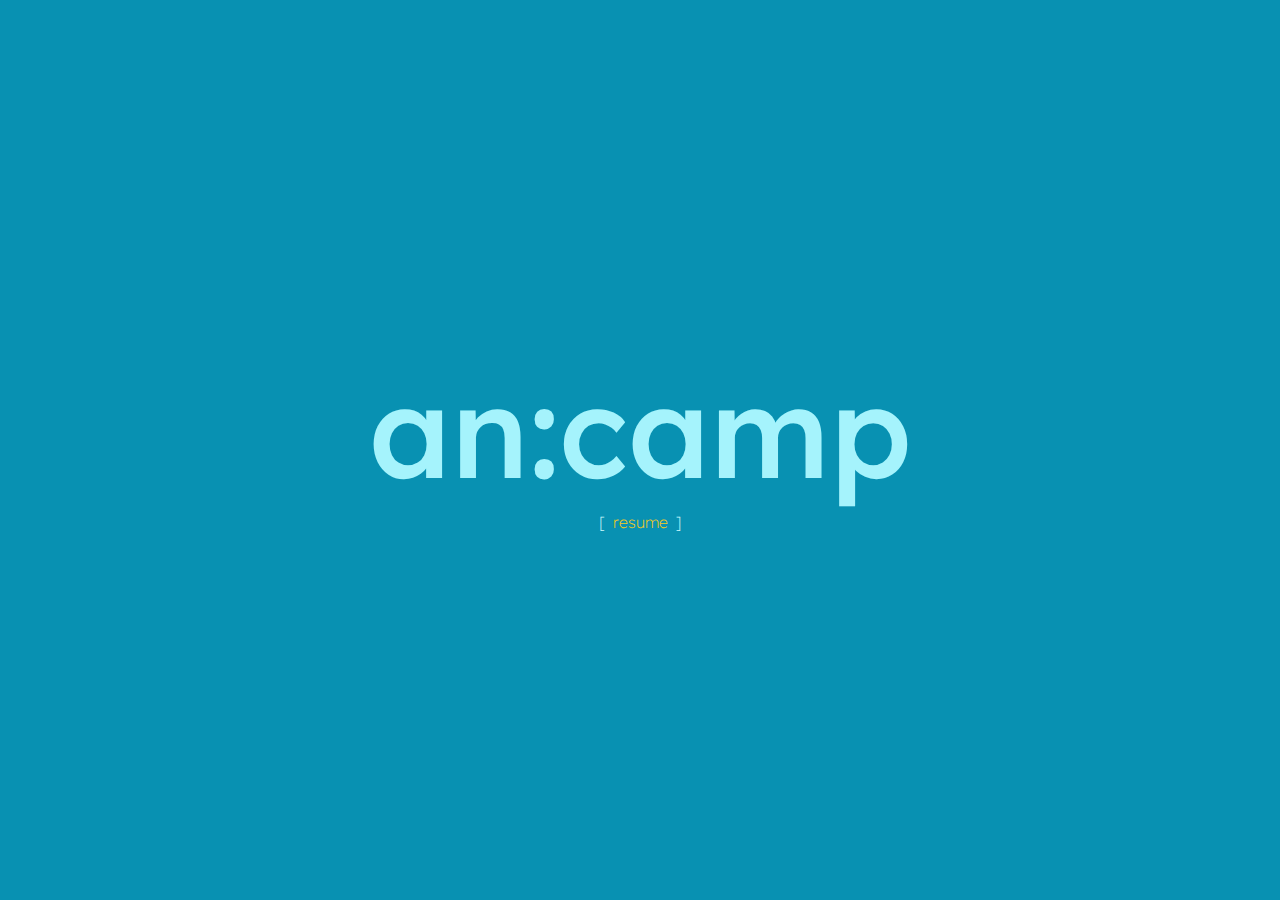
<file: index.html>
<!DOCTYPE html>
<html >
<head><meta charset="utf-8">
<meta name="viewport" content="width=device-width, initial-scale=1">
<link rel="preconnect" href="https://fonts.gstatic.com/" crossorigin="anonymous" data-hid="23dc7e4">
<link rel="preconnect" href="https://fonts.googleapis.com/" data-hid="50e9084">
<link rel="dns-prefetch" href="https://fonts.gstatic.com/" data-hid="7475ad2">
<script data-hid="60bf5ec">(function(){
        var h=document.querySelector("head");
        var m=h.querySelector('meta[name="head:count"]');
        if(m){m.setAttribute('content',Number(m.getAttribute('content'))+1);}
        else{m=document.createElement('meta');m.setAttribute('name','head:count');m.setAttribute('content','1');h.append(m);}
        var l=document.createElement('link');l.rel='stylesheet';l.href='https://fonts.googleapis.com/css2?family=Lexend:wght@300;500&display=swap';h.appendChild(l);
      })();</script>
<link rel="preload" as="fetch" crossorigin="anonymous" href="/_payload.json">
<style>/*! tailwindcss v3.3.6 | MIT License | https://tailwindcss.com*/*,:after,:before{border:0 solid #e5e7eb;box-sizing:border-box}:after,:before{--tw-content:""}html{-webkit-text-size-adjust:100%;font-feature-settings:normal;font-family:ui-sans-serif,system-ui,-apple-system,BlinkMacSystemFont,Segoe UI,Roboto,Helvetica Neue,Arial,Noto Sans,sans-serif,Apple Color Emoji,Segoe UI Emoji,Segoe UI Symbol,Noto Color Emoji;font-variation-settings:normal;line-height:1.5;-moz-tab-size:4;-o-tab-size:4;tab-size:4}body{line-height:inherit;margin:0}hr{border-top-width:1px;color:inherit;height:0}abbr:where([title]){-webkit-text-decoration:underline dotted;text-decoration:underline dotted}h1,h2,h3,h4,h5,h6{font-size:inherit;font-weight:inherit}a{color:inherit;text-decoration:inherit}b,strong{font-weight:bolder}code,kbd,pre,samp{font-feature-settings:normal;font-family:ui-monospace,SFMono-Regular,Menlo,Monaco,Consolas,Liberation Mono,Courier New,monospace;font-size:1em;font-variation-settings:normal}small{font-size:80%}sub,sup{font-size:75%;line-height:0;position:relative;vertical-align:baseline}sub{bottom:-.25em}sup{top:-.5em}table{border-collapse:collapse;border-color:inherit;text-indent:0}button,input,optgroup,select,textarea{font-feature-settings:inherit;color:inherit;font-family:inherit;font-size:100%;font-variation-settings:inherit;font-weight:inherit;line-height:inherit;margin:0;padding:0}button,select{text-transform:none}[type=button],[type=reset],[type=submit],button{-webkit-appearance:button;background-color:transparent;background-image:none}:-moz-focusring{outline:auto}:-moz-ui-invalid{box-shadow:none}progress{vertical-align:baseline}::-webkit-inner-spin-button,::-webkit-outer-spin-button{height:auto}[type=search]{-webkit-appearance:textfield;outline-offset:-2px}::-webkit-search-decoration{-webkit-appearance:none}::-webkit-file-upload-button{-webkit-appearance:button;font:inherit}summary{display:list-item}blockquote,dd,dl,figure,h1,h2,h3,h4,h5,h6,hr,p,pre{margin:0}fieldset{margin:0}fieldset,legend{padding:0}menu,ol,ul{list-style:none;margin:0;padding:0}dialog{padding:0}textarea{resize:vertical}input::-moz-placeholder,textarea::-moz-placeholder{color:#9ca3af;opacity:1}input::placeholder,textarea::placeholder{color:#9ca3af;opacity:1}[role=button],button{cursor:pointer}:disabled{cursor:default}audio,canvas,embed,iframe,img,object,svg,video{display:block;vertical-align:middle}img,video{height:auto;max-width:100%}[hidden]{display:none}@media print{html{font-size:12px}}@page{margin:1in}*,:after,:before{--tw-border-spacing-x:0;--tw-border-spacing-y:0;--tw-translate-x:0;--tw-translate-y:0;--tw-rotate:0;--tw-skew-x:0;--tw-skew-y:0;--tw-scale-x:1;--tw-scale-y:1;--tw-pan-x: ;--tw-pan-y: ;--tw-pinch-zoom: ;--tw-scroll-snap-strictness:proximity;--tw-gradient-from-position: ;--tw-gradient-via-position: ;--tw-gradient-to-position: ;--tw-ordinal: ;--tw-slashed-zero: ;--tw-numeric-figure: ;--tw-numeric-spacing: ;--tw-numeric-fraction: ;--tw-ring-inset: ;--tw-ring-offset-width:0px;--tw-ring-offset-color:#fff;--tw-ring-color:rgba(59,130,246,.5);--tw-ring-offset-shadow:0 0 #0000;--tw-ring-shadow:0 0 #0000;--tw-shadow:0 0 #0000;--tw-shadow-colored:0 0 #0000;--tw-blur: ;--tw-brightness: ;--tw-contrast: ;--tw-grayscale: ;--tw-hue-rotate: ;--tw-invert: ;--tw-saturate: ;--tw-sepia: ;--tw-drop-shadow: ;--tw-backdrop-blur: ;--tw-backdrop-brightness: ;--tw-backdrop-contrast: ;--tw-backdrop-grayscale: ;--tw-backdrop-hue-rotate: ;--tw-backdrop-invert: ;--tw-backdrop-opacity: ;--tw-backdrop-saturate: ;--tw-backdrop-sepia: }::backdrop{--tw-border-spacing-x:0;--tw-border-spacing-y:0;--tw-translate-x:0;--tw-translate-y:0;--tw-rotate:0;--tw-skew-x:0;--tw-skew-y:0;--tw-scale-x:1;--tw-scale-y:1;--tw-pan-x: ;--tw-pan-y: ;--tw-pinch-zoom: ;--tw-scroll-snap-strictness:proximity;--tw-gradient-from-position: ;--tw-gradient-via-position: ;--tw-gradient-to-position: ;--tw-ordinal: ;--tw-slashed-zero: ;--tw-numeric-figure: ;--tw-numeric-spacing: ;--tw-numeric-fraction: ;--tw-ring-inset: ;--tw-ring-offset-width:0px;--tw-ring-offset-color:#fff;--tw-ring-color:rgba(59,130,246,.5);--tw-ring-offset-shadow:0 0 #0000;--tw-ring-shadow:0 0 #0000;--tw-shadow:0 0 #0000;--tw-shadow-colored:0 0 #0000;--tw-blur: ;--tw-brightness: ;--tw-contrast: ;--tw-grayscale: ;--tw-hue-rotate: ;--tw-invert: ;--tw-saturate: ;--tw-sepia: ;--tw-drop-shadow: ;--tw-backdrop-blur: ;--tw-backdrop-brightness: ;--tw-backdrop-contrast: ;--tw-backdrop-grayscale: ;--tw-backdrop-hue-rotate: ;--tw-backdrop-invert: ;--tw-backdrop-opacity: ;--tw-backdrop-saturate: ;--tw-backdrop-sepia: }.prose{color:var(--tw-prose-body);max-width:65ch}.prose :where(p):not(:where([class~=not-prose],[class~=not-prose] *)){margin-bottom:1.25em;margin-top:1.25em}.prose :where([class~=lead]):not(:where([class~=not-prose],[class~=not-prose] *)){color:var(--tw-prose-lead);font-size:1.25em;line-height:1.6;margin-bottom:1.2em;margin-top:1.2em}.prose :where(a):not(:where([class~=not-prose],[class~=not-prose] *)){color:var(--tw-prose-links);font-weight:500;text-decoration:underline}.prose :where(strong):not(:where([class~=not-prose],[class~=not-prose] *)){color:var(--tw-prose-bold);font-weight:600}.prose :where(a strong):not(:where([class~=not-prose],[class~=not-prose] *)){color:inherit}.prose :where(blockquote strong):not(:where([class~=not-prose],[class~=not-prose] *)){color:inherit}.prose :where(thead th strong):not(:where([class~=not-prose],[class~=not-prose] *)){color:inherit}.prose :where(ol):not(:where([class~=not-prose],[class~=not-prose] *)){list-style-type:decimal;margin-bottom:1.25em;margin-top:1.25em;padding-left:1.625em}.prose :where(ol[type=A]):not(:where([class~=not-prose],[class~=not-prose] *)){list-style-type:upper-alpha}.prose :where(ol[type=a]):not(:where([class~=not-prose],[class~=not-prose] *)){list-style-type:lower-alpha}.prose :where(ol[type=A s]):not(:where([class~=not-prose],[class~=not-prose] *)){list-style-type:upper-alpha}.prose :where(ol[type=a s]):not(:where([class~=not-prose],[class~=not-prose] *)){list-style-type:lower-alpha}.prose :where(ol[type=I]):not(:where([class~=not-prose],[class~=not-prose] *)){list-style-type:upper-roman}.prose :where(ol[type=i]):not(:where([class~=not-prose],[class~=not-prose] *)){list-style-type:lower-roman}.prose :where(ol[type=I s]):not(:where([class~=not-prose],[class~=not-prose] *)){list-style-type:upper-roman}.prose :where(ol[type=i s]):not(:where([class~=not-prose],[class~=not-prose] *)){list-style-type:lower-roman}.prose :where(ol[type="1"]):not(:where([class~=not-prose],[class~=not-prose] *)){list-style-type:decimal}.prose :where(ul):not(:where([class~=not-prose],[class~=not-prose] *)){list-style-type:disc;margin-bottom:1.25em;margin-top:1.25em;padding-left:1.625em}.prose :where(ol>li):not(:where([class~=not-prose],[class~=not-prose] *))::marker{color:var(--tw-prose-counters);font-weight:400}.prose :where(ul>li):not(:where([class~=not-prose],[class~=not-prose] *))::marker{color:var(--tw-prose-bullets)}.prose :where(dt):not(:where([class~=not-prose],[class~=not-prose] *)){color:var(--tw-prose-headings);font-weight:600;margin-top:1.25em}.prose :where(hr):not(:where([class~=not-prose],[class~=not-prose] *)){border-color:var(--tw-prose-hr);border-top-width:1px;margin-bottom:3em;margin-top:3em}.prose :where(blockquote):not(:where([class~=not-prose],[class~=not-prose] *)){border-left-color:var(--tw-prose-quote-borders);border-left-width:.25rem;color:var(--tw-prose-quotes);font-style:italic;font-weight:500;margin-bottom:1.6em;margin-top:1.6em;padding-left:1em;quotes:"\201C""\201D""\2018""\2019"}.prose :where(blockquote p:first-of-type):not(:where([class~=not-prose],[class~=not-prose] *)):before{content:open-quote}.prose :where(blockquote p:last-of-type):not(:where([class~=not-prose],[class~=not-prose] *)):after{content:close-quote}.prose :where(h1):not(:where([class~=not-prose],[class~=not-prose] *)){color:var(--tw-prose-headings);font-size:2.25em;font-weight:800;line-height:1.1111111;margin-bottom:.8888889em;margin-top:0}.prose :where(h1 strong):not(:where([class~=not-prose],[class~=not-prose] *)){color:inherit;font-weight:900}.prose :where(h2):not(:where([class~=not-prose],[class~=not-prose] *)){color:var(--tw-prose-headings);font-size:1.5em;font-weight:700;line-height:1.3333333;margin-bottom:1em;margin-top:2em}.prose :where(h2 strong):not(:where([class~=not-prose],[class~=not-prose] *)){color:inherit;font-weight:800}.prose :where(h3):not(:where([class~=not-prose],[class~=not-prose] *)){color:var(--tw-prose-headings);font-size:1.25em;font-weight:600;line-height:1.6;margin-bottom:.6em;margin-top:1.6em}.prose :where(h3 strong):not(:where([class~=not-prose],[class~=not-prose] *)){color:inherit;font-weight:700}.prose :where(h4):not(:where([class~=not-prose],[class~=not-prose] *)){color:var(--tw-prose-headings);font-weight:600;line-height:1.5;margin-bottom:.5em;margin-top:1.5em}.prose :where(h4 strong):not(:where([class~=not-prose],[class~=not-prose] *)){color:inherit;font-weight:700}.prose :where(img):not(:where([class~=not-prose],[class~=not-prose] *)){margin-bottom:2em;margin-top:2em}.prose :where(picture):not(:where([class~=not-prose],[class~=not-prose] *)){display:block;margin-bottom:2em;margin-top:2em}.prose :where(kbd):not(:where([class~=not-prose],[class~=not-prose] *)){border-radius:.3125rem;box-shadow:0 0 0 1px rgb(var(--tw-prose-kbd-shadows)/10%),0 3px 0 rgb(var(--tw-prose-kbd-shadows)/10%);color:var(--tw-prose-kbd);font-family:inherit;font-size:.875em;font-weight:500;padding:.1875em .375em}.prose :where(code):not(:where([class~=not-prose],[class~=not-prose] *)){color:var(--tw-prose-code);font-size:.875em;font-weight:600}.prose :where(code):not(:where([class~=not-prose],[class~=not-prose] *)):before{content:"`"}.prose :where(code):not(:where([class~=not-prose],[class~=not-prose] *)):after{content:"`"}.prose :where(a code):not(:where([class~=not-prose],[class~=not-prose] *)){color:inherit}.prose :where(h1 code):not(:where([class~=not-prose],[class~=not-prose] *)){color:inherit}.prose :where(h2 code):not(:where([class~=not-prose],[class~=not-prose] *)){color:inherit;font-size:.875em}.prose :where(h3 code):not(:where([class~=not-prose],[class~=not-prose] *)){color:inherit;font-size:.9em}.prose :where(h4 code):not(:where([class~=not-prose],[class~=not-prose] *)){color:inherit}.prose :where(blockquote code):not(:where([class~=not-prose],[class~=not-prose] *)){color:inherit}.prose :where(thead th code):not(:where([class~=not-prose],[class~=not-prose] *)){color:inherit}.prose :where(pre):not(:where([class~=not-prose],[class~=not-prose] *)){background-color:var(--tw-prose-pre-bg);border-radius:.375rem;color:var(--tw-prose-pre-code);font-size:.875em;font-weight:400;line-height:1.7142857;margin-bottom:1.7142857em;margin-top:1.7142857em;overflow-x:auto;padding:.8571429em 1.1428571em}.prose :where(pre code):not(:where([class~=not-prose],[class~=not-prose] *)){background-color:transparent;border-radius:0;border-width:0;color:inherit;font-family:inherit;font-size:inherit;font-weight:inherit;line-height:inherit;padding:0}.prose :where(pre code):not(:where([class~=not-prose],[class~=not-prose] *)):before{content:none}.prose :where(pre code):not(:where([class~=not-prose],[class~=not-prose] *)):after{content:none}.prose :where(table):not(:where([class~=not-prose],[class~=not-prose] *)){font-size:.875em;line-height:1.7142857;margin-bottom:2em;margin-top:2em;table-layout:auto;text-align:left;width:100%}.prose :where(thead):not(:where([class~=not-prose],[class~=not-prose] *)){border-bottom-color:var(--tw-prose-th-borders);border-bottom-width:1px}.prose :where(thead th):not(:where([class~=not-prose],[class~=not-prose] *)){color:var(--tw-prose-headings);font-weight:600;padding-bottom:.5714286em;padding-left:.5714286em;padding-right:.5714286em;vertical-align:bottom}.prose :where(tbody tr):not(:where([class~=not-prose],[class~=not-prose] *)){border-bottom-color:var(--tw-prose-td-borders);border-bottom-width:1px}.prose :where(tbody tr:last-child):not(:where([class~=not-prose],[class~=not-prose] *)){border-bottom-width:0}.prose :where(tbody td):not(:where([class~=not-prose],[class~=not-prose] *)){vertical-align:baseline}.prose :where(tfoot):not(:where([class~=not-prose],[class~=not-prose] *)){border-top-color:var(--tw-prose-th-borders);border-top-width:1px}.prose :where(tfoot td):not(:where([class~=not-prose],[class~=not-prose] *)){vertical-align:top}.prose :where(figure>*):not(:where([class~=not-prose],[class~=not-prose] *)){margin-bottom:0;margin-top:0}.prose :where(figcaption):not(:where([class~=not-prose],[class~=not-prose] *)){color:var(--tw-prose-captions);font-size:.875em;line-height:1.4285714;margin-top:.8571429em}.prose{--tw-prose-body:#374151;--tw-prose-headings:#111827;--tw-prose-lead:#4b5563;--tw-prose-links:#111827;--tw-prose-bold:#111827;--tw-prose-counters:#6b7280;--tw-prose-bullets:#d1d5db;--tw-prose-hr:#e5e7eb;--tw-prose-quotes:#111827;--tw-prose-quote-borders:#e5e7eb;--tw-prose-captions:#6b7280;--tw-prose-kbd:#111827;--tw-prose-kbd-shadows:17 24 39;--tw-prose-code:#111827;--tw-prose-pre-code:#e5e7eb;--tw-prose-pre-bg:#1f2937;--tw-prose-th-borders:#d1d5db;--tw-prose-td-borders:#e5e7eb;--tw-prose-invert-body:#d1d5db;--tw-prose-invert-headings:#fff;--tw-prose-invert-lead:#9ca3af;--tw-prose-invert-links:#fff;--tw-prose-invert-bold:#fff;--tw-prose-invert-counters:#9ca3af;--tw-prose-invert-bullets:#4b5563;--tw-prose-invert-hr:#374151;--tw-prose-invert-quotes:#f3f4f6;--tw-prose-invert-quote-borders:#374151;--tw-prose-invert-captions:#9ca3af;--tw-prose-invert-kbd:#fff;--tw-prose-invert-kbd-shadows:255 255 255;--tw-prose-invert-code:#fff;--tw-prose-invert-pre-code:#d1d5db;--tw-prose-invert-pre-bg:rgba(0,0,0,.5);--tw-prose-invert-th-borders:#4b5563;--tw-prose-invert-td-borders:#374151;font-size:1rem;line-height:1.75}.prose :where(picture>img):not(:where([class~=not-prose],[class~=not-prose] *)){margin-bottom:0;margin-top:0}.prose :where(video):not(:where([class~=not-prose],[class~=not-prose] *)){margin-bottom:2em;margin-top:2em}.prose :where(li):not(:where([class~=not-prose],[class~=not-prose] *)){margin-bottom:.5em;margin-top:.5em}.prose :where(ol>li):not(:where([class~=not-prose],[class~=not-prose] *)){padding-left:.375em}.prose :where(ul>li):not(:where([class~=not-prose],[class~=not-prose] *)){padding-left:.375em}.prose :where(.prose>ul>li p):not(:where([class~=not-prose],[class~=not-prose] *)){margin-bottom:.75em;margin-top:.75em}.prose :where(.prose>ul>li>:first-child):not(:where([class~=not-prose],[class~=not-prose] *)){margin-top:1.25em}.prose :where(.prose>ul>li>:last-child):not(:where([class~=not-prose],[class~=not-prose] *)){margin-bottom:1.25em}.prose :where(.prose>ol>li>:first-child):not(:where([class~=not-prose],[class~=not-prose] *)){margin-top:1.25em}.prose :where(.prose>ol>li>:last-child):not(:where([class~=not-prose],[class~=not-prose] *)){margin-bottom:1.25em}.prose :where(ul ul,ul ol,ol ul,ol ol):not(:where([class~=not-prose],[class~=not-prose] *)){margin-bottom:.75em;margin-top:.75em}.prose :where(dl):not(:where([class~=not-prose],[class~=not-prose] *)){margin-bottom:1.25em;margin-top:1.25em}.prose :where(dd):not(:where([class~=not-prose],[class~=not-prose] *)){margin-top:.5em;padding-left:1.625em}.prose :where(hr+*):not(:where([class~=not-prose],[class~=not-prose] *)){margin-top:0}.prose :where(h2+*):not(:where([class~=not-prose],[class~=not-prose] *)){margin-top:0}.prose :where(h3+*):not(:where([class~=not-prose],[class~=not-prose] *)){margin-top:0}.prose :where(h4+*):not(:where([class~=not-prose],[class~=not-prose] *)){margin-top:0}.prose :where(thead th:first-child):not(:where([class~=not-prose],[class~=not-prose] *)){padding-left:0}.prose :where(thead th:last-child):not(:where([class~=not-prose],[class~=not-prose] *)){padding-right:0}.prose :where(tbody td,tfoot td):not(:where([class~=not-prose],[class~=not-prose] *)){padding:.5714286em}.prose :where(tbody td:first-child,tfoot td:first-child):not(:where([class~=not-prose],[class~=not-prose] *)){padding-left:0}.prose :where(tbody td:last-child,tfoot td:last-child):not(:where([class~=not-prose],[class~=not-prose] *)){padding-right:0}.prose :where(figure):not(:where([class~=not-prose],[class~=not-prose] *)){margin-bottom:2em;margin-top:2em}.prose :where(.prose>:first-child):not(:where([class~=not-prose],[class~=not-prose] *)){margin-top:0}.prose :where(.prose>:last-child):not(:where([class~=not-prose],[class~=not-prose] *)){margin-bottom:0}.prose-sm{font-size:.875rem;line-height:1.7142857}.prose-sm :where(p):not(:where([class~=not-prose],[class~=not-prose] *)){margin-bottom:1.1428571em;margin-top:1.1428571em}.prose-sm :where([class~=lead]):not(:where([class~=not-prose],[class~=not-prose] *)){font-size:1.2857143em;line-height:1.5555556;margin-bottom:.8888889em;margin-top:.8888889em}.prose-sm :where(blockquote):not(:where([class~=not-prose],[class~=not-prose] *)){margin-bottom:1.3333333em;margin-top:1.3333333em;padding-left:1.1111111em}.prose-sm :where(h1):not(:where([class~=not-prose],[class~=not-prose] *)){font-size:2.1428571em;line-height:1.2;margin-bottom:.8em;margin-top:0}.prose-sm :where(h2):not(:where([class~=not-prose],[class~=not-prose] *)){font-size:1.4285714em;line-height:1.4;margin-bottom:.8em;margin-top:1.6em}.prose-sm :where(h3):not(:where([class~=not-prose],[class~=not-prose] *)){font-size:1.2857143em;line-height:1.5555556;margin-bottom:.4444444em;margin-top:1.5555556em}.prose-sm :where(h4):not(:where([class~=not-prose],[class~=not-prose] *)){line-height:1.4285714;margin-bottom:.5714286em;margin-top:1.4285714em}.prose-sm :where(img):not(:where([class~=not-prose],[class~=not-prose] *)){margin-bottom:1.7142857em;margin-top:1.7142857em}.prose-sm :where(picture):not(:where([class~=not-prose],[class~=not-prose] *)){margin-bottom:1.7142857em;margin-top:1.7142857em}.prose-sm :where(picture>img):not(:where([class~=not-prose],[class~=not-prose] *)){margin-bottom:0;margin-top:0}.prose-sm :where(video):not(:where([class~=not-prose],[class~=not-prose] *)){margin-bottom:1.7142857em;margin-top:1.7142857em}.prose-sm :where(kbd):not(:where([class~=not-prose],[class~=not-prose] *)){border-radius:.3125rem;font-size:.8571429em;padding:.1428571em .3571429em}.prose-sm :where(code):not(:where([class~=not-prose],[class~=not-prose] *)){font-size:.8571429em}.prose-sm :where(h2 code):not(:where([class~=not-prose],[class~=not-prose] *)){font-size:.9em}.prose-sm :where(h3 code):not(:where([class~=not-prose],[class~=not-prose] *)){font-size:.8888889em}.prose-sm :where(pre):not(:where([class~=not-prose],[class~=not-prose] *)){border-radius:.25rem;font-size:.8571429em;line-height:1.6666667;margin-bottom:1.6666667em;margin-top:1.6666667em;padding:.6666667em 1em}.prose-sm :where(ol):not(:where([class~=not-prose],[class~=not-prose] *)){margin-bottom:1.1428571em;margin-top:1.1428571em;padding-left:1.5714286em}.prose-sm :where(ul):not(:where([class~=not-prose],[class~=not-prose] *)){margin-bottom:1.1428571em;margin-top:1.1428571em;padding-left:1.5714286em}.prose-sm :where(li):not(:where([class~=not-prose],[class~=not-prose] *)){margin-bottom:.2857143em;margin-top:.2857143em}.prose-sm :where(ol>li):not(:where([class~=not-prose],[class~=not-prose] *)){padding-left:.4285714em}.prose-sm :where(ul>li):not(:where([class~=not-prose],[class~=not-prose] *)){padding-left:.4285714em}.prose-sm :where(.prose-sm>ul>li p):not(:where([class~=not-prose],[class~=not-prose] *)){margin-bottom:.5714286em;margin-top:.5714286em}.prose-sm :where(.prose-sm>ul>li>:first-child):not(:where([class~=not-prose],[class~=not-prose] *)){margin-top:1.1428571em}.prose-sm :where(.prose-sm>ul>li>:last-child):not(:where([class~=not-prose],[class~=not-prose] *)){margin-bottom:1.1428571em}.prose-sm :where(.prose-sm>ol>li>:first-child):not(:where([class~=not-prose],[class~=not-prose] *)){margin-top:1.1428571em}.prose-sm :where(.prose-sm>ol>li>:last-child):not(:where([class~=not-prose],[class~=not-prose] *)){margin-bottom:1.1428571em}.prose-sm :where(ul ul,ul ol,ol ul,ol ol):not(:where([class~=not-prose],[class~=not-prose] *)){margin-bottom:.5714286em;margin-top:.5714286em}.prose-sm :where(dl):not(:where([class~=not-prose],[class~=not-prose] *)){margin-bottom:1.1428571em;margin-top:1.1428571em}.prose-sm :where(dt):not(:where([class~=not-prose],[class~=not-prose] *)){margin-top:1.1428571em}.prose-sm :where(dd):not(:where([class~=not-prose],[class~=not-prose] *)){margin-top:.2857143em;padding-left:1.5714286em}.prose-sm :where(hr):not(:where([class~=not-prose],[class~=not-prose] *)){margin-bottom:2.8571429em;margin-top:2.8571429em}.prose-sm :where(hr+*):not(:where([class~=not-prose],[class~=not-prose] *)){margin-top:0}.prose-sm :where(h2+*):not(:where([class~=not-prose],[class~=not-prose] *)){margin-top:0}.prose-sm :where(h3+*):not(:where([class~=not-prose],[class~=not-prose] *)){margin-top:0}.prose-sm :where(h4+*):not(:where([class~=not-prose],[class~=not-prose] *)){margin-top:0}.prose-sm :where(table):not(:where([class~=not-prose],[class~=not-prose] *)){font-size:.8571429em;line-height:1.5}.prose-sm :where(thead th):not(:where([class~=not-prose],[class~=not-prose] *)){padding-bottom:.6666667em;padding-left:1em;padding-right:1em}.prose-sm :where(thead th:first-child):not(:where([class~=not-prose],[class~=not-prose] *)){padding-left:0}.prose-sm :where(thead th:last-child):not(:where([class~=not-prose],[class~=not-prose] *)){padding-right:0}.prose-sm :where(tbody td,tfoot td):not(:where([class~=not-prose],[class~=not-prose] *)){padding:.6666667em 1em}.prose-sm :where(tbody td:first-child,tfoot td:first-child):not(:where([class~=not-prose],[class~=not-prose] *)){padding-left:0}.prose-sm :where(tbody td:last-child,tfoot td:last-child):not(:where([class~=not-prose],[class~=not-prose] *)){padding-right:0}.prose-sm :where(figure):not(:where([class~=not-prose],[class~=not-prose] *)){margin-bottom:1.7142857em;margin-top:1.7142857em}.prose-sm :where(figure>*):not(:where([class~=not-prose],[class~=not-prose] *)){margin-bottom:0;margin-top:0}.prose-sm :where(figcaption):not(:where([class~=not-prose],[class~=not-prose] *)){font-size:.8571429em;line-height:1.3333333;margin-top:.6666667em}.prose-sm :where(.prose-sm>:first-child):not(:where([class~=not-prose],[class~=not-prose] *)){margin-top:0}.prose-sm :where(.prose-sm>:last-child):not(:where([class~=not-prose],[class~=not-prose] *)){margin-bottom:0}.prose-slate{--tw-prose-body:#334155;--tw-prose-headings:#0f172a;--tw-prose-lead:#475569;--tw-prose-links:#0f172a;--tw-prose-bold:#0f172a;--tw-prose-counters:#64748b;--tw-prose-bullets:#cbd5e1;--tw-prose-hr:#e2e8f0;--tw-prose-quotes:#0f172a;--tw-prose-quote-borders:#e2e8f0;--tw-prose-captions:#64748b;--tw-prose-kbd:#0f172a;--tw-prose-kbd-shadows:15 23 42;--tw-prose-code:#0f172a;--tw-prose-pre-code:#e2e8f0;--tw-prose-pre-bg:#1e293b;--tw-prose-th-borders:#cbd5e1;--tw-prose-td-borders:#e2e8f0;--tw-prose-invert-body:#cbd5e1;--tw-prose-invert-headings:#fff;--tw-prose-invert-lead:#94a3b8;--tw-prose-invert-links:#fff;--tw-prose-invert-bold:#fff;--tw-prose-invert-counters:#94a3b8;--tw-prose-invert-bullets:#475569;--tw-prose-invert-hr:#334155;--tw-prose-invert-quotes:#f1f5f9;--tw-prose-invert-quote-borders:#334155;--tw-prose-invert-captions:#94a3b8;--tw-prose-invert-kbd:#fff;--tw-prose-invert-kbd-shadows:255 255 255;--tw-prose-invert-code:#fff;--tw-prose-invert-pre-code:#cbd5e1;--tw-prose-invert-pre-bg:rgba(0,0,0,.5);--tw-prose-invert-th-borders:#475569;--tw-prose-invert-td-borders:#334155}.mx-auto{margin-left:auto;margin-right:auto}.my-0{margin-bottom:0;margin-top:0}.mb-1{margin-bottom:.25rem}.mb-10{margin-bottom:2.5rem}.mb-2{margin-bottom:.5rem}.mb-4{margin-bottom:1rem}.mb-6{margin-bottom:1.5rem}.mb-8{margin-bottom:2rem}.ml-2{margin-left:.5rem}.ml-4{margin-left:1rem}.mr-1{margin-right:.25rem}.mr-10{margin-right:2.5rem}.mr-2{margin-right:.5rem}.mt-1{margin-top:.25rem}.mt-2{margin-top:.5rem}.mt-4{margin-top:1rem}.block{display:block}.flex{display:flex}.h-auto{height:auto}.h-screen{height:100vh}.max-w-2xl{max-width:42rem}.flex-auto{flex:1 1 auto}.flex-grow,.grow{flex-grow:1}.origin-top{transform-origin:top}.transform{transform:translate(var(--tw-translate-x),var(--tw-translate-y)) rotate(var(--tw-rotate)) skewX(var(--tw-skew-x)) skewY(var(--tw-skew-y)) scaleX(var(--tw-scale-x)) scaleY(var(--tw-scale-y))}.list-outside{list-style-position:outside}.list-square{list-style-type:square}.columns-2{-moz-columns:2;column-count:2}.break-inside-avoid-page{break-inside:avoid-page}.break-inside-avoid-column{-moz-column-break-inside:avoid;break-inside:avoid-column}.flex-col{flex-direction:column}.flex-wrap{flex-wrap:wrap}.items-center{align-items:center}.items-baseline{align-items:baseline}.justify-center{justify-content:center}.gap-10{gap:2.5rem}.space-y-2>:not([hidden])~:not([hidden]){--tw-space-y-reverse:0;margin-bottom:0;margin-bottom:calc(.5rem*var(--tw-space-y-reverse));margin-top:.5rem;margin-top:calc(.5rem*(1 - var(--tw-space-y-reverse)))}.rounded{border-radius:.25rem}.border-b-4{border-bottom-width:4px}.border-amber-400{--tw-border-opacity:1;border-color:#fbbf24;border-color:rgb(251 191 36/var(--tw-border-opacity))}.border-amber-500{--tw-border-opacity:1;border-color:#f59e0b;border-color:rgb(245 158 11/var(--tw-border-opacity))}.bg-cyan-600{--tw-bg-opacity:1;background-color:#0891b2;background-color:rgb(8 145 178/var(--tw-bg-opacity))}.bg-gray-200{--tw-bg-opacity:1;background-color:#e5e7eb;background-color:rgb(229 231 235/var(--tw-bg-opacity))}.bg-stone-100{--tw-bg-opacity:1;background-color:#f5f5f4;background-color:rgb(245 245 244/var(--tw-bg-opacity))}.p-32{padding:8rem}.p-4{padding:1rem}.px-2{padding-left:.5rem;padding-right:.5rem}.py-1{padding-bottom:.25rem;padding-top:.25rem}.pb-6{padding-bottom:1.5rem}.pb-8{padding-bottom:2rem}.pt-2{padding-top:.5rem}.text-right{text-align:right}.text-justify{text-align:justify}.font-title{font-family:Lexend,sans}.text-3xl{font-size:1.875rem;line-height:2.25rem}.text-6xl{font-size:3.75rem;line-height:1}.text-lg{font-size:1.125rem;line-height:1.75rem}.text-sm{font-size:.875rem;line-height:1.25rem}.text-xl{font-size:1.25rem;line-height:1.75rem}.font-bold{font-weight:700}.font-extralight{font-weight:200}.font-light{font-weight:300}.font-medium{font-weight:500}.font-semibold{font-weight:600}.uppercase{text-transform:uppercase}.italic{font-style:italic}.leading-none{line-height:1}.text-amber-400{--tw-text-opacity:1;color:#fbbf24;color:rgb(251 191 36/var(--tw-text-opacity))}.text-cyan-100{--tw-text-opacity:1;color:#cffafe;color:rgb(207 250 254/var(--tw-text-opacity))}.text-cyan-200{--tw-text-opacity:1;color:#a5f3fc;color:rgb(165 243 252/var(--tw-text-opacity))}.text-gray-600{--tw-text-opacity:1;color:#4b5563;color:rgb(75 85 99/var(--tw-text-opacity))}.text-gray-700{--tw-text-opacity:1;color:#374151;color:rgb(55 65 81/var(--tw-text-opacity))}.text-slate-400{--tw-text-opacity:1;color:#94a3b8;color:rgb(148 163 184/var(--tw-text-opacity))}.text-slate-500{--tw-text-opacity:1;color:#64748b;color:rgb(100 116 139/var(--tw-text-opacity))}.text-slate-600{--tw-text-opacity:1;color:#475569;color:rgb(71 85 105/var(--tw-text-opacity))}.text-slate-700{--tw-text-opacity:1;color:#334155;color:rgb(51 65 85/var(--tw-text-opacity))}.text-yellow-400{--tw-text-opacity:1;color:#facc15;color:rgb(250 204 21/var(--tw-text-opacity))}.shadow-none{--tw-shadow:0 0 #0000;--tw-shadow-colored:0 0 #0000;box-shadow:0 0 #0000,0 0 #0000,0 0 #0000;box-shadow:var(--tw-ring-offset-shadow,0 0 #0000),var(--tw-ring-shadow,0 0 #0000),var(--tw-shadow)}.marker\:text-slate-400 ::marker{color:#94a3b8}.marker\:text-slate-400::marker{color:#94a3b8}.hover\:text-yellow-500:hover{--tw-text-opacity:1;color:#eab308;color:rgb(234 179 8/var(--tw-text-opacity))}.active\:text-yellow-600:active{--tw-text-opacity:1;color:#ca8a04;color:rgb(202 138 4/var(--tw-text-opacity))}@media screen{.screen\:mb-1{margin-bottom:.25rem}.screen\:mr-1{margin-right:.25rem}.screen\:bg-gray-200{--tw-bg-opacity:1;background-color:#e5e7eb;background-color:rgb(229 231 235/var(--tw-bg-opacity))}.screen\:px-2{padding-left:.5rem;padding-right:.5rem}.screen\:py-1{padding-bottom:.25rem;padding-top:.25rem}.screen\:text-amber-600{--tw-text-opacity:1;color:#d97706;color:rgb(217 119 6/var(--tw-text-opacity))}.screen\:text-slate-500{--tw-text-opacity:1;color:#64748b;color:rgb(100 116 139/var(--tw-text-opacity))}}@media (min-width:640px){.sm\:p-10{padding:2.5rem}}@media (min-width:768px){.md\:grid{display:grid}.md\:h-letter{height:85.94rem}.md\:max-w-letter{max-width:66.41rem}.md\:flex-auto{flex:1 1 auto}.md\:flex-shrink{flex-shrink:1}.md\:grid-cols-2{grid-template-columns:repeat(2,minmax(0,1fr))}.md\:flex-row{flex-direction:row}.md\:gap-16{gap:4rem}.md\:text-base{font-size:1rem;line-height:1.5rem}}@media (min-width:1024px){.lg\:text-9xl{font-size:8rem;line-height:1}}@media (min-width:8.5in){.paper\:my-10{margin-bottom:2.5rem;margin-top:2.5rem}.paper\:p-20{padding:5rem}.paper\:shadow-2xl{--tw-shadow:0 25px 50px -12px rgba(0,0,0,.25);--tw-shadow-colored:0 25px 50px -12px var(--tw-shadow-color);box-shadow:0 0 #0000,0 0 #0000,0 25px 50px -12px rgba(0,0,0,.25);box-shadow:var(--tw-ring-offset-shadow,0 0 #0000),var(--tw-ring-shadow,0 0 #0000),var(--tw-shadow)}}@media print{.print\:my-0{margin-bottom:0;margin-top:0}.print\:mb-6{margin-bottom:1.5rem}.print\:mr-1{margin-right:.25rem}.print\:grid{display:grid}.print\:hidden{display:none}.print\:max-w-letter{max-width:66.41rem}.print\:max-w-none{max-width:none}.print\:max-w-xl{max-width:36rem}.print\:grid-cols-2{grid-template-columns:repeat(2,minmax(0,1fr))}.print\:flex-row{flex-direction:row}.print\:gap-16{gap:4rem}.print\:bg-transparent{background-color:transparent}.print\:p-0{padding:0}.print\:text-base{font-size:1rem;line-height:1.5rem}.print\:shadow-none{--tw-shadow:0 0 #0000;--tw-shadow-colored:0 0 #0000;box-shadow:0 0 #0000,0 0 #0000,0 0 #0000;box-shadow:var(--tw-ring-offset-shadow,0 0 #0000),var(--tw-ring-shadow,0 0 #0000),var(--tw-shadow)}.print\:after\:content-\[\'\2c \'\]:after{--tw-content:",";content:",";content:var(--tw-content)}.print\:last-of-type\:after\:content-none:last-of-type:after{--tw-content:none;content:none;content:var(--tw-content)}}</style>
<link rel="modulepreload" as="script" crossorigin href="/_nuxt/entry.9c90cce8.js">
<link rel="modulepreload" as="script" crossorigin href="/_nuxt/index.ad538614.js">
<link rel="modulepreload" as="script" crossorigin href="/_nuxt/nuxt-link.ed2c2184.js">
<link rel="modulepreload" as="script" crossorigin href="/_nuxt/vue.f36acd1f.dbfd13c7.js">
<link rel="prefetch" as="script" crossorigin href="/_nuxt/error-404.998ffbf7.js">
<link rel="prefetch" as="script" crossorigin href="/_nuxt/error-500.91a68d8e.js">
<script type="module" src="/_nuxt/entry.9c90cce8.js" crossorigin></script></head>
<body  class="bg-cyan-600"><noscript><link rel="stylesheet" href="https://fonts.googleapis.com/css2?family=Lexend:wght@300;500&display=swap"></noscript><div id="__nuxt"><div><!--[--><main class="font-title h-screen flex justify-center items-center flex-col"><h1 class="font-medium text-cyan-200 text-6xl lg:text-9xl mb-4">an:camp</h1><div class="text-cyan-100 font-extralight"><span class="mr-2">[</span><span><a href="/resume" class="text-yellow-400 hover:text-yellow-500 active:text-yellow-600">resume</a></span><span class="ml-2">]</span></div></main><!--]--></div></div><script type="application/json" id="__NUXT_DATA__" data-ssr="true" data-src="/_payload.json">[{"state":1,"_errors":3,"serverRendered":5,"path":6,"prerenderedAt":7},["Reactive",2],{},["Reactive",4],{},true,"/",1710298374920]</script>
<script>window.__NUXT__={};window.__NUXT__.config={public:{mdc:{components:{prose:true,map:{p:"prose-p",a:"prose-a",blockquote:"prose-blockquote","code-inline":"prose-code-inline",code:"ProseCodeInline",em:"prose-em",h1:"prose-h1",h2:"prose-h2",h3:"prose-h3",h4:"prose-h4",h5:"prose-h5",h6:"prose-h6",hr:"prose-hr",img:"prose-img",ul:"prose-ul",ol:"prose-ol",li:"prose-li",strong:"prose-strong",table:"prose-table",thead:"prose-thead",tbody:"prose-tbody",td:"prose-td",th:"prose-th",tr:"prose-tr"}},headings:{anchorLinks:{h1:false,h2:true,h3:true,h4:true,h5:false,h6:false}}},content:{locales:[],defaultLocale:"",integrity:1710298369744,experimental:{stripQueryParameters:false,advanceQuery:false,clientDB:false},respectPathCase:false,api:{baseURL:"/api/_content"},navigation:{fields:[]},tags:{p:"prose-p",a:"prose-a",blockquote:"prose-blockquote","code-inline":"prose-code-inline",code:"ProseCodeInline",em:"prose-em",h1:"prose-h1",h2:"prose-h2",h3:"prose-h3",h4:"prose-h4",h5:"prose-h5",h6:"prose-h6",hr:"prose-hr",img:"prose-img",ul:"prose-ul",ol:"prose-ol",li:"prose-li",strong:"prose-strong",table:"prose-table",thead:"prose-thead",tbody:"prose-tbody",td:"prose-td",th:"prose-th",tr:"prose-tr"},highlight:false,wsUrl:"",documentDriven:false,host:"",trailingSlash:false,search:"",contentHead:true,anchorLinks:{depth:4,exclude:[1]}}},app:{baseURL:"/",buildAssetsDir:"/_nuxt/",cdnURL:""}}</script></body>
</html>
</file>
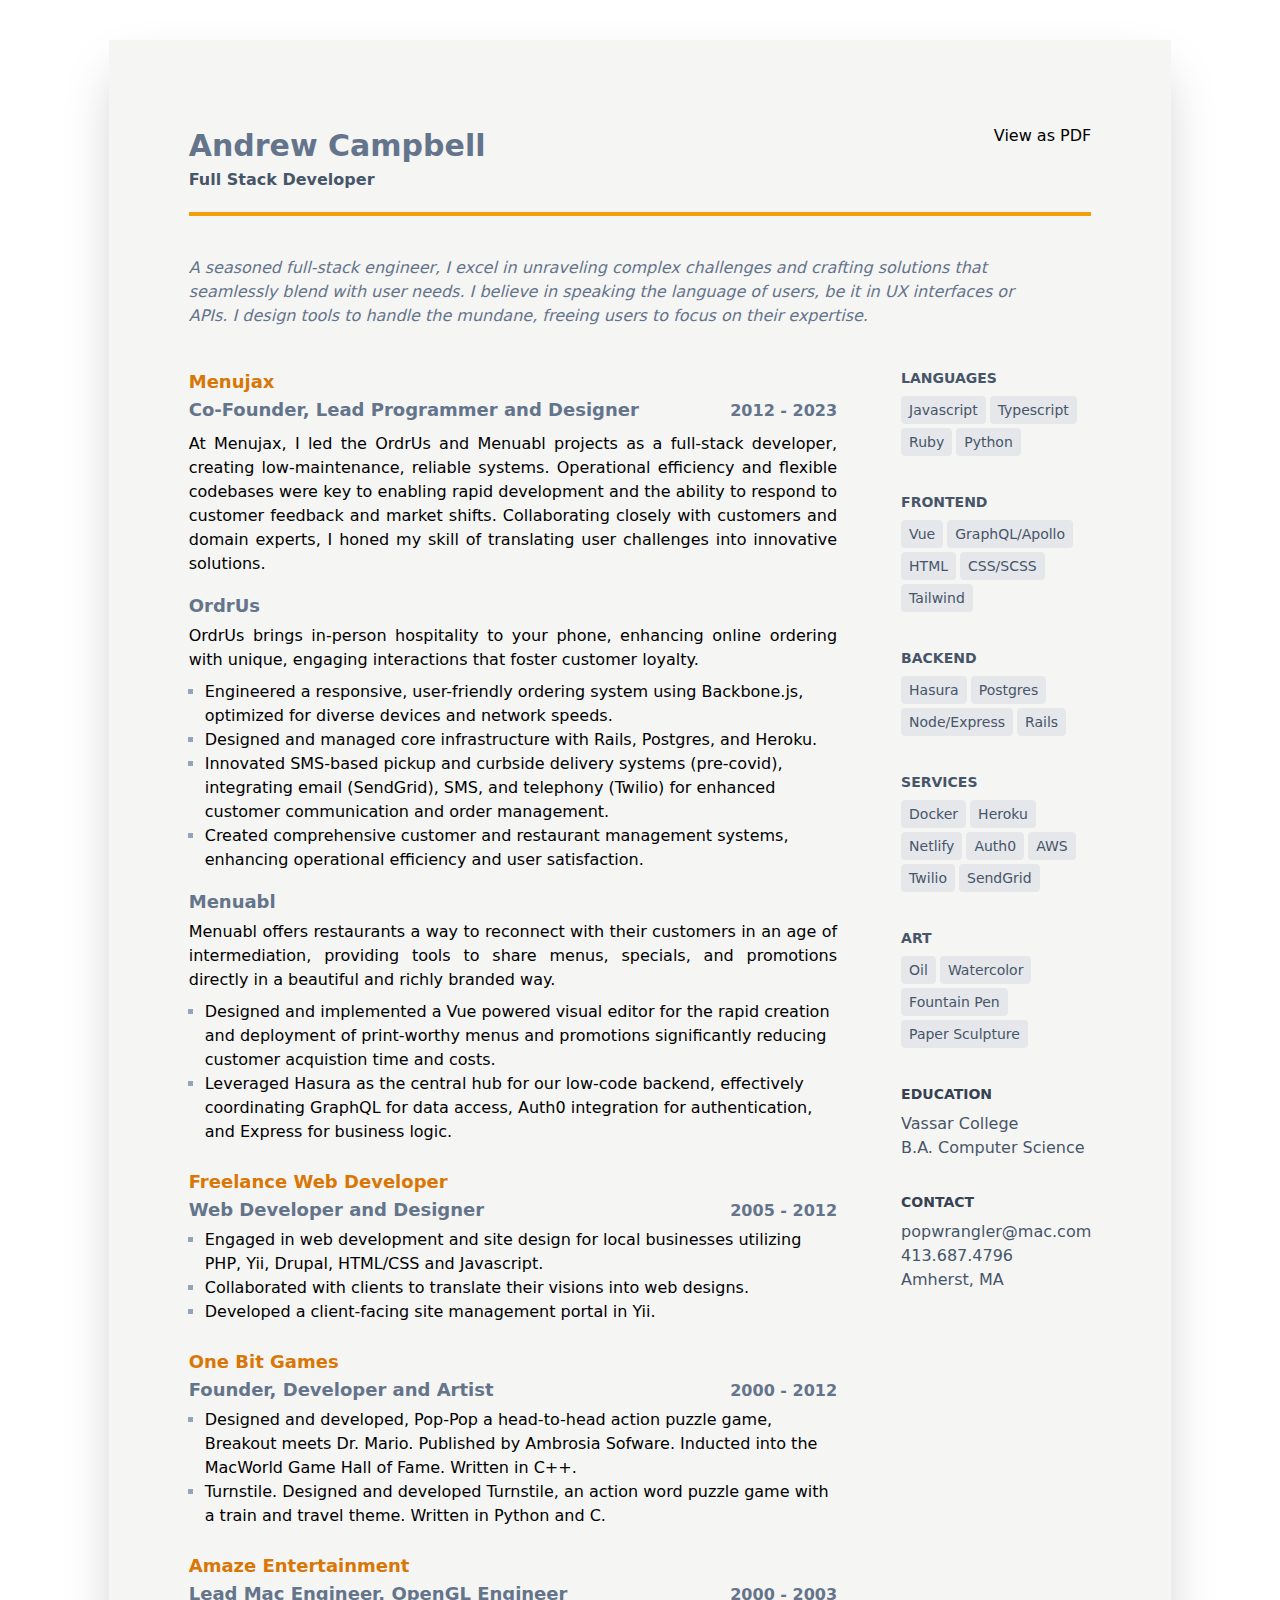
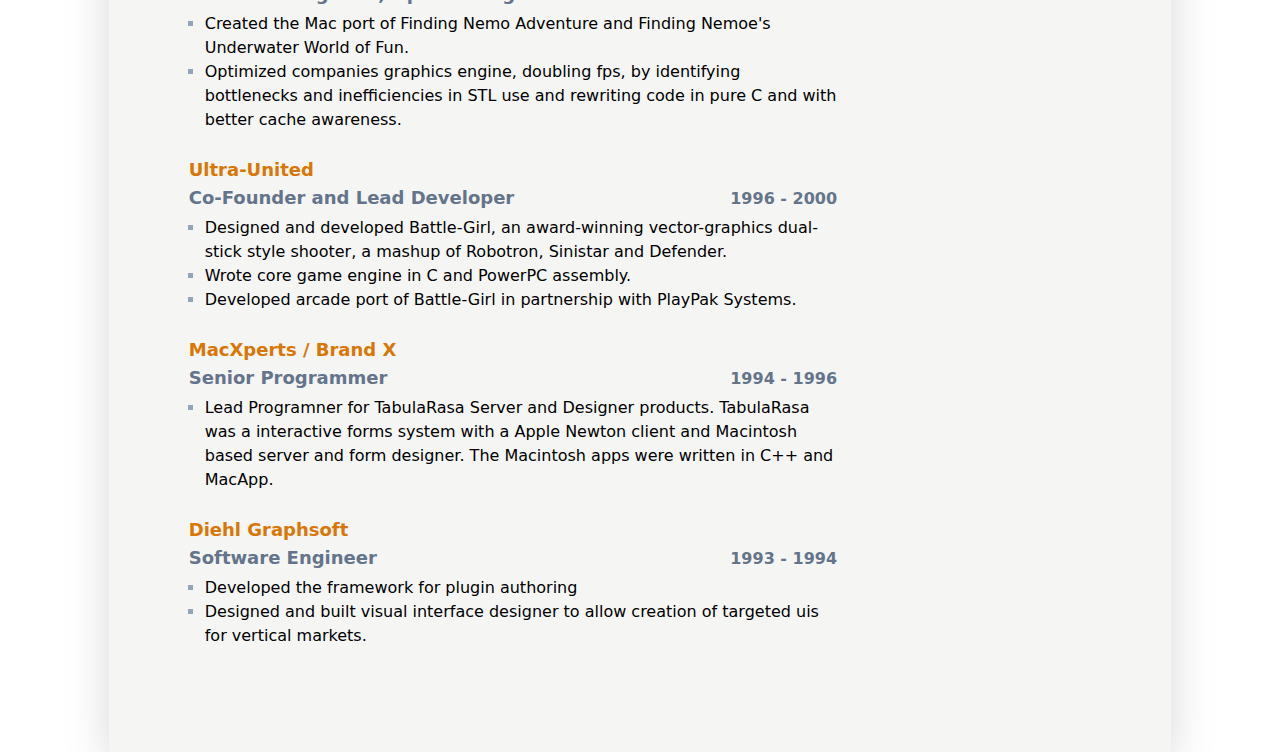
<file: resume/index.html>
<!DOCTYPE html>
<html >
<head><meta charset="utf-8">
<meta name="viewport" content="width=device-width, initial-scale=1">
<link rel="preconnect" href="https://fonts.gstatic.com/" crossorigin="anonymous" data-hid="23dc7e4">
<link rel="preconnect" href="https://fonts.googleapis.com/" data-hid="50e9084">
<link rel="dns-prefetch" href="https://fonts.gstatic.com/" data-hid="7475ad2">
<script data-hid="60bf5ec">(function(){
        var h=document.querySelector("head");
        var m=h.querySelector('meta[name="head:count"]');
        if(m){m.setAttribute('content',Number(m.getAttribute('content'))+1);}
        else{m=document.createElement('meta');m.setAttribute('name','head:count');m.setAttribute('content','1');h.append(m);}
        var l=document.createElement('link');l.rel='stylesheet';l.href='https://fonts.googleapis.com/css2?family=Lexend:wght@300;500&display=swap';h.appendChild(l);
      })();</script>
<link rel="preload" as="fetch" crossorigin="anonymous" href="/resume/_payload.json">
<style>/*! tailwindcss v3.3.6 | MIT License | https://tailwindcss.com*/*,:after,:before{border:0 solid #e5e7eb;box-sizing:border-box}:after,:before{--tw-content:""}html{-webkit-text-size-adjust:100%;font-feature-settings:normal;font-family:ui-sans-serif,system-ui,-apple-system,BlinkMacSystemFont,Segoe UI,Roboto,Helvetica Neue,Arial,Noto Sans,sans-serif,Apple Color Emoji,Segoe UI Emoji,Segoe UI Symbol,Noto Color Emoji;font-variation-settings:normal;line-height:1.5;-moz-tab-size:4;-o-tab-size:4;tab-size:4}body{line-height:inherit;margin:0}hr{border-top-width:1px;color:inherit;height:0}abbr:where([title]){-webkit-text-decoration:underline dotted;text-decoration:underline dotted}h1,h2,h3,h4,h5,h6{font-size:inherit;font-weight:inherit}a{color:inherit;text-decoration:inherit}b,strong{font-weight:bolder}code,kbd,pre,samp{font-feature-settings:normal;font-family:ui-monospace,SFMono-Regular,Menlo,Monaco,Consolas,Liberation Mono,Courier New,monospace;font-size:1em;font-variation-settings:normal}small{font-size:80%}sub,sup{font-size:75%;line-height:0;position:relative;vertical-align:baseline}sub{bottom:-.25em}sup{top:-.5em}table{border-collapse:collapse;border-color:inherit;text-indent:0}button,input,optgroup,select,textarea{font-feature-settings:inherit;color:inherit;font-family:inherit;font-size:100%;font-variation-settings:inherit;font-weight:inherit;line-height:inherit;margin:0;padding:0}button,select{text-transform:none}[type=button],[type=reset],[type=submit],button{-webkit-appearance:button;background-color:transparent;background-image:none}:-moz-focusring{outline:auto}:-moz-ui-invalid{box-shadow:none}progress{vertical-align:baseline}::-webkit-inner-spin-button,::-webkit-outer-spin-button{height:auto}[type=search]{-webkit-appearance:textfield;outline-offset:-2px}::-webkit-search-decoration{-webkit-appearance:none}::-webkit-file-upload-button{-webkit-appearance:button;font:inherit}summary{display:list-item}blockquote,dd,dl,figure,h1,h2,h3,h4,h5,h6,hr,p,pre{margin:0}fieldset{margin:0}fieldset,legend{padding:0}menu,ol,ul{list-style:none;margin:0;padding:0}dialog{padding:0}textarea{resize:vertical}input::-moz-placeholder,textarea::-moz-placeholder{color:#9ca3af;opacity:1}input::placeholder,textarea::placeholder{color:#9ca3af;opacity:1}[role=button],button{cursor:pointer}:disabled{cursor:default}audio,canvas,embed,iframe,img,object,svg,video{display:block;vertical-align:middle}img,video{height:auto;max-width:100%}[hidden]{display:none}@media print{html{font-size:12px}}@page{margin:1in}*,:after,:before{--tw-border-spacing-x:0;--tw-border-spacing-y:0;--tw-translate-x:0;--tw-translate-y:0;--tw-rotate:0;--tw-skew-x:0;--tw-skew-y:0;--tw-scale-x:1;--tw-scale-y:1;--tw-pan-x: ;--tw-pan-y: ;--tw-pinch-zoom: ;--tw-scroll-snap-strictness:proximity;--tw-gradient-from-position: ;--tw-gradient-via-position: ;--tw-gradient-to-position: ;--tw-ordinal: ;--tw-slashed-zero: ;--tw-numeric-figure: ;--tw-numeric-spacing: ;--tw-numeric-fraction: ;--tw-ring-inset: ;--tw-ring-offset-width:0px;--tw-ring-offset-color:#fff;--tw-ring-color:rgba(59,130,246,.5);--tw-ring-offset-shadow:0 0 #0000;--tw-ring-shadow:0 0 #0000;--tw-shadow:0 0 #0000;--tw-shadow-colored:0 0 #0000;--tw-blur: ;--tw-brightness: ;--tw-contrast: ;--tw-grayscale: ;--tw-hue-rotate: ;--tw-invert: ;--tw-saturate: ;--tw-sepia: ;--tw-drop-shadow: ;--tw-backdrop-blur: ;--tw-backdrop-brightness: ;--tw-backdrop-contrast: ;--tw-backdrop-grayscale: ;--tw-backdrop-hue-rotate: ;--tw-backdrop-invert: ;--tw-backdrop-opacity: ;--tw-backdrop-saturate: ;--tw-backdrop-sepia: }::backdrop{--tw-border-spacing-x:0;--tw-border-spacing-y:0;--tw-translate-x:0;--tw-translate-y:0;--tw-rotate:0;--tw-skew-x:0;--tw-skew-y:0;--tw-scale-x:1;--tw-scale-y:1;--tw-pan-x: ;--tw-pan-y: ;--tw-pinch-zoom: ;--tw-scroll-snap-strictness:proximity;--tw-gradient-from-position: ;--tw-gradient-via-position: ;--tw-gradient-to-position: ;--tw-ordinal: ;--tw-slashed-zero: ;--tw-numeric-figure: ;--tw-numeric-spacing: ;--tw-numeric-fraction: ;--tw-ring-inset: ;--tw-ring-offset-width:0px;--tw-ring-offset-color:#fff;--tw-ring-color:rgba(59,130,246,.5);--tw-ring-offset-shadow:0 0 #0000;--tw-ring-shadow:0 0 #0000;--tw-shadow:0 0 #0000;--tw-shadow-colored:0 0 #0000;--tw-blur: ;--tw-brightness: ;--tw-contrast: ;--tw-grayscale: ;--tw-hue-rotate: ;--tw-invert: ;--tw-saturate: ;--tw-sepia: ;--tw-drop-shadow: ;--tw-backdrop-blur: ;--tw-backdrop-brightness: ;--tw-backdrop-contrast: ;--tw-backdrop-grayscale: ;--tw-backdrop-hue-rotate: ;--tw-backdrop-invert: ;--tw-backdrop-opacity: ;--tw-backdrop-saturate: ;--tw-backdrop-sepia: }.prose{color:var(--tw-prose-body);max-width:65ch}.prose :where(p):not(:where([class~=not-prose],[class~=not-prose] *)){margin-bottom:1.25em;margin-top:1.25em}.prose :where([class~=lead]):not(:where([class~=not-prose],[class~=not-prose] *)){color:var(--tw-prose-lead);font-size:1.25em;line-height:1.6;margin-bottom:1.2em;margin-top:1.2em}.prose :where(a):not(:where([class~=not-prose],[class~=not-prose] *)){color:var(--tw-prose-links);font-weight:500;text-decoration:underline}.prose :where(strong):not(:where([class~=not-prose],[class~=not-prose] *)){color:var(--tw-prose-bold);font-weight:600}.prose :where(a strong):not(:where([class~=not-prose],[class~=not-prose] *)){color:inherit}.prose :where(blockquote strong):not(:where([class~=not-prose],[class~=not-prose] *)){color:inherit}.prose :where(thead th strong):not(:where([class~=not-prose],[class~=not-prose] *)){color:inherit}.prose :where(ol):not(:where([class~=not-prose],[class~=not-prose] *)){list-style-type:decimal;margin-bottom:1.25em;margin-top:1.25em;padding-left:1.625em}.prose :where(ol[type=A]):not(:where([class~=not-prose],[class~=not-prose] *)){list-style-type:upper-alpha}.prose :where(ol[type=a]):not(:where([class~=not-prose],[class~=not-prose] *)){list-style-type:lower-alpha}.prose :where(ol[type=A s]):not(:where([class~=not-prose],[class~=not-prose] *)){list-style-type:upper-alpha}.prose :where(ol[type=a s]):not(:where([class~=not-prose],[class~=not-prose] *)){list-style-type:lower-alpha}.prose :where(ol[type=I]):not(:where([class~=not-prose],[class~=not-prose] *)){list-style-type:upper-roman}.prose :where(ol[type=i]):not(:where([class~=not-prose],[class~=not-prose] *)){list-style-type:lower-roman}.prose :where(ol[type=I s]):not(:where([class~=not-prose],[class~=not-prose] *)){list-style-type:upper-roman}.prose :where(ol[type=i s]):not(:where([class~=not-prose],[class~=not-prose] *)){list-style-type:lower-roman}.prose :where(ol[type="1"]):not(:where([class~=not-prose],[class~=not-prose] *)){list-style-type:decimal}.prose :where(ul):not(:where([class~=not-prose],[class~=not-prose] *)){list-style-type:disc;margin-bottom:1.25em;margin-top:1.25em;padding-left:1.625em}.prose :where(ol>li):not(:where([class~=not-prose],[class~=not-prose] *))::marker{color:var(--tw-prose-counters);font-weight:400}.prose :where(ul>li):not(:where([class~=not-prose],[class~=not-prose] *))::marker{color:var(--tw-prose-bullets)}.prose :where(dt):not(:where([class~=not-prose],[class~=not-prose] *)){color:var(--tw-prose-headings);font-weight:600;margin-top:1.25em}.prose :where(hr):not(:where([class~=not-prose],[class~=not-prose] *)){border-color:var(--tw-prose-hr);border-top-width:1px;margin-bottom:3em;margin-top:3em}.prose :where(blockquote):not(:where([class~=not-prose],[class~=not-prose] *)){border-left-color:var(--tw-prose-quote-borders);border-left-width:.25rem;color:var(--tw-prose-quotes);font-style:italic;font-weight:500;margin-bottom:1.6em;margin-top:1.6em;padding-left:1em;quotes:"\201C""\201D""\2018""\2019"}.prose :where(blockquote p:first-of-type):not(:where([class~=not-prose],[class~=not-prose] *)):before{content:open-quote}.prose :where(blockquote p:last-of-type):not(:where([class~=not-prose],[class~=not-prose] *)):after{content:close-quote}.prose :where(h1):not(:where([class~=not-prose],[class~=not-prose] *)){color:var(--tw-prose-headings);font-size:2.25em;font-weight:800;line-height:1.1111111;margin-bottom:.8888889em;margin-top:0}.prose :where(h1 strong):not(:where([class~=not-prose],[class~=not-prose] *)){color:inherit;font-weight:900}.prose :where(h2):not(:where([class~=not-prose],[class~=not-prose] *)){color:var(--tw-prose-headings);font-size:1.5em;font-weight:700;line-height:1.3333333;margin-bottom:1em;margin-top:2em}.prose :where(h2 strong):not(:where([class~=not-prose],[class~=not-prose] *)){color:inherit;font-weight:800}.prose :where(h3):not(:where([class~=not-prose],[class~=not-prose] *)){color:var(--tw-prose-headings);font-size:1.25em;font-weight:600;line-height:1.6;margin-bottom:.6em;margin-top:1.6em}.prose :where(h3 strong):not(:where([class~=not-prose],[class~=not-prose] *)){color:inherit;font-weight:700}.prose :where(h4):not(:where([class~=not-prose],[class~=not-prose] *)){color:var(--tw-prose-headings);font-weight:600;line-height:1.5;margin-bottom:.5em;margin-top:1.5em}.prose :where(h4 strong):not(:where([class~=not-prose],[class~=not-prose] *)){color:inherit;font-weight:700}.prose :where(img):not(:where([class~=not-prose],[class~=not-prose] *)){margin-bottom:2em;margin-top:2em}.prose :where(picture):not(:where([class~=not-prose],[class~=not-prose] *)){display:block;margin-bottom:2em;margin-top:2em}.prose :where(kbd):not(:where([class~=not-prose],[class~=not-prose] *)){border-radius:.3125rem;box-shadow:0 0 0 1px rgb(var(--tw-prose-kbd-shadows)/10%),0 3px 0 rgb(var(--tw-prose-kbd-shadows)/10%);color:var(--tw-prose-kbd);font-family:inherit;font-size:.875em;font-weight:500;padding:.1875em .375em}.prose :where(code):not(:where([class~=not-prose],[class~=not-prose] *)){color:var(--tw-prose-code);font-size:.875em;font-weight:600}.prose :where(code):not(:where([class~=not-prose],[class~=not-prose] *)):before{content:"`"}.prose :where(code):not(:where([class~=not-prose],[class~=not-prose] *)):after{content:"`"}.prose :where(a code):not(:where([class~=not-prose],[class~=not-prose] *)){color:inherit}.prose :where(h1 code):not(:where([class~=not-prose],[class~=not-prose] *)){color:inherit}.prose :where(h2 code):not(:where([class~=not-prose],[class~=not-prose] *)){color:inherit;font-size:.875em}.prose :where(h3 code):not(:where([class~=not-prose],[class~=not-prose] *)){color:inherit;font-size:.9em}.prose :where(h4 code):not(:where([class~=not-prose],[class~=not-prose] *)){color:inherit}.prose :where(blockquote code):not(:where([class~=not-prose],[class~=not-prose] *)){color:inherit}.prose :where(thead th code):not(:where([class~=not-prose],[class~=not-prose] *)){color:inherit}.prose :where(pre):not(:where([class~=not-prose],[class~=not-prose] *)){background-color:var(--tw-prose-pre-bg);border-radius:.375rem;color:var(--tw-prose-pre-code);font-size:.875em;font-weight:400;line-height:1.7142857;margin-bottom:1.7142857em;margin-top:1.7142857em;overflow-x:auto;padding:.8571429em 1.1428571em}.prose :where(pre code):not(:where([class~=not-prose],[class~=not-prose] *)){background-color:transparent;border-radius:0;border-width:0;color:inherit;font-family:inherit;font-size:inherit;font-weight:inherit;line-height:inherit;padding:0}.prose :where(pre code):not(:where([class~=not-prose],[class~=not-prose] *)):before{content:none}.prose :where(pre code):not(:where([class~=not-prose],[class~=not-prose] *)):after{content:none}.prose :where(table):not(:where([class~=not-prose],[class~=not-prose] *)){font-size:.875em;line-height:1.7142857;margin-bottom:2em;margin-top:2em;table-layout:auto;text-align:left;width:100%}.prose :where(thead):not(:where([class~=not-prose],[class~=not-prose] *)){border-bottom-color:var(--tw-prose-th-borders);border-bottom-width:1px}.prose :where(thead th):not(:where([class~=not-prose],[class~=not-prose] *)){color:var(--tw-prose-headings);font-weight:600;padding-bottom:.5714286em;padding-left:.5714286em;padding-right:.5714286em;vertical-align:bottom}.prose :where(tbody tr):not(:where([class~=not-prose],[class~=not-prose] *)){border-bottom-color:var(--tw-prose-td-borders);border-bottom-width:1px}.prose :where(tbody tr:last-child):not(:where([class~=not-prose],[class~=not-prose] *)){border-bottom-width:0}.prose :where(tbody td):not(:where([class~=not-prose],[class~=not-prose] *)){vertical-align:baseline}.prose :where(tfoot):not(:where([class~=not-prose],[class~=not-prose] *)){border-top-color:var(--tw-prose-th-borders);border-top-width:1px}.prose :where(tfoot td):not(:where([class~=not-prose],[class~=not-prose] *)){vertical-align:top}.prose :where(figure>*):not(:where([class~=not-prose],[class~=not-prose] *)){margin-bottom:0;margin-top:0}.prose :where(figcaption):not(:where([class~=not-prose],[class~=not-prose] *)){color:var(--tw-prose-captions);font-size:.875em;line-height:1.4285714;margin-top:.8571429em}.prose{--tw-prose-body:#374151;--tw-prose-headings:#111827;--tw-prose-lead:#4b5563;--tw-prose-links:#111827;--tw-prose-bold:#111827;--tw-prose-counters:#6b7280;--tw-prose-bullets:#d1d5db;--tw-prose-hr:#e5e7eb;--tw-prose-quotes:#111827;--tw-prose-quote-borders:#e5e7eb;--tw-prose-captions:#6b7280;--tw-prose-kbd:#111827;--tw-prose-kbd-shadows:17 24 39;--tw-prose-code:#111827;--tw-prose-pre-code:#e5e7eb;--tw-prose-pre-bg:#1f2937;--tw-prose-th-borders:#d1d5db;--tw-prose-td-borders:#e5e7eb;--tw-prose-invert-body:#d1d5db;--tw-prose-invert-headings:#fff;--tw-prose-invert-lead:#9ca3af;--tw-prose-invert-links:#fff;--tw-prose-invert-bold:#fff;--tw-prose-invert-counters:#9ca3af;--tw-prose-invert-bullets:#4b5563;--tw-prose-invert-hr:#374151;--tw-prose-invert-quotes:#f3f4f6;--tw-prose-invert-quote-borders:#374151;--tw-prose-invert-captions:#9ca3af;--tw-prose-invert-kbd:#fff;--tw-prose-invert-kbd-shadows:255 255 255;--tw-prose-invert-code:#fff;--tw-prose-invert-pre-code:#d1d5db;--tw-prose-invert-pre-bg:rgba(0,0,0,.5);--tw-prose-invert-th-borders:#4b5563;--tw-prose-invert-td-borders:#374151;font-size:1rem;line-height:1.75}.prose :where(picture>img):not(:where([class~=not-prose],[class~=not-prose] *)){margin-bottom:0;margin-top:0}.prose :where(video):not(:where([class~=not-prose],[class~=not-prose] *)){margin-bottom:2em;margin-top:2em}.prose :where(li):not(:where([class~=not-prose],[class~=not-prose] *)){margin-bottom:.5em;margin-top:.5em}.prose :where(ol>li):not(:where([class~=not-prose],[class~=not-prose] *)){padding-left:.375em}.prose :where(ul>li):not(:where([class~=not-prose],[class~=not-prose] *)){padding-left:.375em}.prose :where(.prose>ul>li p):not(:where([class~=not-prose],[class~=not-prose] *)){margin-bottom:.75em;margin-top:.75em}.prose :where(.prose>ul>li>:first-child):not(:where([class~=not-prose],[class~=not-prose] *)){margin-top:1.25em}.prose :where(.prose>ul>li>:last-child):not(:where([class~=not-prose],[class~=not-prose] *)){margin-bottom:1.25em}.prose :where(.prose>ol>li>:first-child):not(:where([class~=not-prose],[class~=not-prose] *)){margin-top:1.25em}.prose :where(.prose>ol>li>:last-child):not(:where([class~=not-prose],[class~=not-prose] *)){margin-bottom:1.25em}.prose :where(ul ul,ul ol,ol ul,ol ol):not(:where([class~=not-prose],[class~=not-prose] *)){margin-bottom:.75em;margin-top:.75em}.prose :where(dl):not(:where([class~=not-prose],[class~=not-prose] *)){margin-bottom:1.25em;margin-top:1.25em}.prose :where(dd):not(:where([class~=not-prose],[class~=not-prose] *)){margin-top:.5em;padding-left:1.625em}.prose :where(hr+*):not(:where([class~=not-prose],[class~=not-prose] *)){margin-top:0}.prose :where(h2+*):not(:where([class~=not-prose],[class~=not-prose] *)){margin-top:0}.prose :where(h3+*):not(:where([class~=not-prose],[class~=not-prose] *)){margin-top:0}.prose :where(h4+*):not(:where([class~=not-prose],[class~=not-prose] *)){margin-top:0}.prose :where(thead th:first-child):not(:where([class~=not-prose],[class~=not-prose] *)){padding-left:0}.prose :where(thead th:last-child):not(:where([class~=not-prose],[class~=not-prose] *)){padding-right:0}.prose :where(tbody td,tfoot td):not(:where([class~=not-prose],[class~=not-prose] *)){padding:.5714286em}.prose :where(tbody td:first-child,tfoot td:first-child):not(:where([class~=not-prose],[class~=not-prose] *)){padding-left:0}.prose :where(tbody td:last-child,tfoot td:last-child):not(:where([class~=not-prose],[class~=not-prose] *)){padding-right:0}.prose :where(figure):not(:where([class~=not-prose],[class~=not-prose] *)){margin-bottom:2em;margin-top:2em}.prose :where(.prose>:first-child):not(:where([class~=not-prose],[class~=not-prose] *)){margin-top:0}.prose :where(.prose>:last-child):not(:where([class~=not-prose],[class~=not-prose] *)){margin-bottom:0}.prose-sm{font-size:.875rem;line-height:1.7142857}.prose-sm :where(p):not(:where([class~=not-prose],[class~=not-prose] *)){margin-bottom:1.1428571em;margin-top:1.1428571em}.prose-sm :where([class~=lead]):not(:where([class~=not-prose],[class~=not-prose] *)){font-size:1.2857143em;line-height:1.5555556;margin-bottom:.8888889em;margin-top:.8888889em}.prose-sm :where(blockquote):not(:where([class~=not-prose],[class~=not-prose] *)){margin-bottom:1.3333333em;margin-top:1.3333333em;padding-left:1.1111111em}.prose-sm :where(h1):not(:where([class~=not-prose],[class~=not-prose] *)){font-size:2.1428571em;line-height:1.2;margin-bottom:.8em;margin-top:0}.prose-sm :where(h2):not(:where([class~=not-prose],[class~=not-prose] *)){font-size:1.4285714em;line-height:1.4;margin-bottom:.8em;margin-top:1.6em}.prose-sm :where(h3):not(:where([class~=not-prose],[class~=not-prose] *)){font-size:1.2857143em;line-height:1.5555556;margin-bottom:.4444444em;margin-top:1.5555556em}.prose-sm :where(h4):not(:where([class~=not-prose],[class~=not-prose] *)){line-height:1.4285714;margin-bottom:.5714286em;margin-top:1.4285714em}.prose-sm :where(img):not(:where([class~=not-prose],[class~=not-prose] *)){margin-bottom:1.7142857em;margin-top:1.7142857em}.prose-sm :where(picture):not(:where([class~=not-prose],[class~=not-prose] *)){margin-bottom:1.7142857em;margin-top:1.7142857em}.prose-sm :where(picture>img):not(:where([class~=not-prose],[class~=not-prose] *)){margin-bottom:0;margin-top:0}.prose-sm :where(video):not(:where([class~=not-prose],[class~=not-prose] *)){margin-bottom:1.7142857em;margin-top:1.7142857em}.prose-sm :where(kbd):not(:where([class~=not-prose],[class~=not-prose] *)){border-radius:.3125rem;font-size:.8571429em;padding:.1428571em .3571429em}.prose-sm :where(code):not(:where([class~=not-prose],[class~=not-prose] *)){font-size:.8571429em}.prose-sm :where(h2 code):not(:where([class~=not-prose],[class~=not-prose] *)){font-size:.9em}.prose-sm :where(h3 code):not(:where([class~=not-prose],[class~=not-prose] *)){font-size:.8888889em}.prose-sm :where(pre):not(:where([class~=not-prose],[class~=not-prose] *)){border-radius:.25rem;font-size:.8571429em;line-height:1.6666667;margin-bottom:1.6666667em;margin-top:1.6666667em;padding:.6666667em 1em}.prose-sm :where(ol):not(:where([class~=not-prose],[class~=not-prose] *)){margin-bottom:1.1428571em;margin-top:1.1428571em;padding-left:1.5714286em}.prose-sm :where(ul):not(:where([class~=not-prose],[class~=not-prose] *)){margin-bottom:1.1428571em;margin-top:1.1428571em;padding-left:1.5714286em}.prose-sm :where(li):not(:where([class~=not-prose],[class~=not-prose] *)){margin-bottom:.2857143em;margin-top:.2857143em}.prose-sm :where(ol>li):not(:where([class~=not-prose],[class~=not-prose] *)){padding-left:.4285714em}.prose-sm :where(ul>li):not(:where([class~=not-prose],[class~=not-prose] *)){padding-left:.4285714em}.prose-sm :where(.prose-sm>ul>li p):not(:where([class~=not-prose],[class~=not-prose] *)){margin-bottom:.5714286em;margin-top:.5714286em}.prose-sm :where(.prose-sm>ul>li>:first-child):not(:where([class~=not-prose],[class~=not-prose] *)){margin-top:1.1428571em}.prose-sm :where(.prose-sm>ul>li>:last-child):not(:where([class~=not-prose],[class~=not-prose] *)){margin-bottom:1.1428571em}.prose-sm :where(.prose-sm>ol>li>:first-child):not(:where([class~=not-prose],[class~=not-prose] *)){margin-top:1.1428571em}.prose-sm :where(.prose-sm>ol>li>:last-child):not(:where([class~=not-prose],[class~=not-prose] *)){margin-bottom:1.1428571em}.prose-sm :where(ul ul,ul ol,ol ul,ol ol):not(:where([class~=not-prose],[class~=not-prose] *)){margin-bottom:.5714286em;margin-top:.5714286em}.prose-sm :where(dl):not(:where([class~=not-prose],[class~=not-prose] *)){margin-bottom:1.1428571em;margin-top:1.1428571em}.prose-sm :where(dt):not(:where([class~=not-prose],[class~=not-prose] *)){margin-top:1.1428571em}.prose-sm :where(dd):not(:where([class~=not-prose],[class~=not-prose] *)){margin-top:.2857143em;padding-left:1.5714286em}.prose-sm :where(hr):not(:where([class~=not-prose],[class~=not-prose] *)){margin-bottom:2.8571429em;margin-top:2.8571429em}.prose-sm :where(hr+*):not(:where([class~=not-prose],[class~=not-prose] *)){margin-top:0}.prose-sm :where(h2+*):not(:where([class~=not-prose],[class~=not-prose] *)){margin-top:0}.prose-sm :where(h3+*):not(:where([class~=not-prose],[class~=not-prose] *)){margin-top:0}.prose-sm :where(h4+*):not(:where([class~=not-prose],[class~=not-prose] *)){margin-top:0}.prose-sm :where(table):not(:where([class~=not-prose],[class~=not-prose] *)){font-size:.8571429em;line-height:1.5}.prose-sm :where(thead th):not(:where([class~=not-prose],[class~=not-prose] *)){padding-bottom:.6666667em;padding-left:1em;padding-right:1em}.prose-sm :where(thead th:first-child):not(:where([class~=not-prose],[class~=not-prose] *)){padding-left:0}.prose-sm :where(thead th:last-child):not(:where([class~=not-prose],[class~=not-prose] *)){padding-right:0}.prose-sm :where(tbody td,tfoot td):not(:where([class~=not-prose],[class~=not-prose] *)){padding:.6666667em 1em}.prose-sm :where(tbody td:first-child,tfoot td:first-child):not(:where([class~=not-prose],[class~=not-prose] *)){padding-left:0}.prose-sm :where(tbody td:last-child,tfoot td:last-child):not(:where([class~=not-prose],[class~=not-prose] *)){padding-right:0}.prose-sm :where(figure):not(:where([class~=not-prose],[class~=not-prose] *)){margin-bottom:1.7142857em;margin-top:1.7142857em}.prose-sm :where(figure>*):not(:where([class~=not-prose],[class~=not-prose] *)){margin-bottom:0;margin-top:0}.prose-sm :where(figcaption):not(:where([class~=not-prose],[class~=not-prose] *)){font-size:.8571429em;line-height:1.3333333;margin-top:.6666667em}.prose-sm :where(.prose-sm>:first-child):not(:where([class~=not-prose],[class~=not-prose] *)){margin-top:0}.prose-sm :where(.prose-sm>:last-child):not(:where([class~=not-prose],[class~=not-prose] *)){margin-bottom:0}.prose-slate{--tw-prose-body:#334155;--tw-prose-headings:#0f172a;--tw-prose-lead:#475569;--tw-prose-links:#0f172a;--tw-prose-bold:#0f172a;--tw-prose-counters:#64748b;--tw-prose-bullets:#cbd5e1;--tw-prose-hr:#e2e8f0;--tw-prose-quotes:#0f172a;--tw-prose-quote-borders:#e2e8f0;--tw-prose-captions:#64748b;--tw-prose-kbd:#0f172a;--tw-prose-kbd-shadows:15 23 42;--tw-prose-code:#0f172a;--tw-prose-pre-code:#e2e8f0;--tw-prose-pre-bg:#1e293b;--tw-prose-th-borders:#cbd5e1;--tw-prose-td-borders:#e2e8f0;--tw-prose-invert-body:#cbd5e1;--tw-prose-invert-headings:#fff;--tw-prose-invert-lead:#94a3b8;--tw-prose-invert-links:#fff;--tw-prose-invert-bold:#fff;--tw-prose-invert-counters:#94a3b8;--tw-prose-invert-bullets:#475569;--tw-prose-invert-hr:#334155;--tw-prose-invert-quotes:#f1f5f9;--tw-prose-invert-quote-borders:#334155;--tw-prose-invert-captions:#94a3b8;--tw-prose-invert-kbd:#fff;--tw-prose-invert-kbd-shadows:255 255 255;--tw-prose-invert-code:#fff;--tw-prose-invert-pre-code:#cbd5e1;--tw-prose-invert-pre-bg:rgba(0,0,0,.5);--tw-prose-invert-th-borders:#475569;--tw-prose-invert-td-borders:#334155}.mx-auto{margin-left:auto;margin-right:auto}.my-0{margin-bottom:0;margin-top:0}.mb-1{margin-bottom:.25rem}.mb-10{margin-bottom:2.5rem}.mb-2{margin-bottom:.5rem}.mb-4{margin-bottom:1rem}.mb-6{margin-bottom:1.5rem}.mb-8{margin-bottom:2rem}.ml-2{margin-left:.5rem}.ml-4{margin-left:1rem}.mr-1{margin-right:.25rem}.mr-10{margin-right:2.5rem}.mr-2{margin-right:.5rem}.mt-1{margin-top:.25rem}.mt-2{margin-top:.5rem}.mt-4{margin-top:1rem}.block{display:block}.flex{display:flex}.h-auto{height:auto}.h-screen{height:100vh}.max-w-2xl{max-width:42rem}.flex-auto{flex:1 1 auto}.flex-grow,.grow{flex-grow:1}.origin-top{transform-origin:top}.transform{transform:translate(var(--tw-translate-x),var(--tw-translate-y)) rotate(var(--tw-rotate)) skewX(var(--tw-skew-x)) skewY(var(--tw-skew-y)) scaleX(var(--tw-scale-x)) scaleY(var(--tw-scale-y))}.list-outside{list-style-position:outside}.list-square{list-style-type:square}.columns-2{-moz-columns:2;column-count:2}.break-inside-avoid-page{break-inside:avoid-page}.break-inside-avoid-column{-moz-column-break-inside:avoid;break-inside:avoid-column}.flex-col{flex-direction:column}.flex-wrap{flex-wrap:wrap}.items-center{align-items:center}.items-baseline{align-items:baseline}.justify-center{justify-content:center}.gap-10{gap:2.5rem}.space-y-2>:not([hidden])~:not([hidden]){--tw-space-y-reverse:0;margin-bottom:0;margin-bottom:calc(.5rem*var(--tw-space-y-reverse));margin-top:.5rem;margin-top:calc(.5rem*(1 - var(--tw-space-y-reverse)))}.rounded{border-radius:.25rem}.border-b-4{border-bottom-width:4px}.border-amber-400{--tw-border-opacity:1;border-color:#fbbf24;border-color:rgb(251 191 36/var(--tw-border-opacity))}.border-amber-500{--tw-border-opacity:1;border-color:#f59e0b;border-color:rgb(245 158 11/var(--tw-border-opacity))}.bg-cyan-600{--tw-bg-opacity:1;background-color:#0891b2;background-color:rgb(8 145 178/var(--tw-bg-opacity))}.bg-gray-200{--tw-bg-opacity:1;background-color:#e5e7eb;background-color:rgb(229 231 235/var(--tw-bg-opacity))}.bg-stone-100{--tw-bg-opacity:1;background-color:#f5f5f4;background-color:rgb(245 245 244/var(--tw-bg-opacity))}.p-32{padding:8rem}.p-4{padding:1rem}.px-2{padding-left:.5rem;padding-right:.5rem}.py-1{padding-bottom:.25rem;padding-top:.25rem}.pb-6{padding-bottom:1.5rem}.pb-8{padding-bottom:2rem}.pt-2{padding-top:.5rem}.text-right{text-align:right}.text-justify{text-align:justify}.font-title{font-family:Lexend,sans}.text-3xl{font-size:1.875rem;line-height:2.25rem}.text-6xl{font-size:3.75rem;line-height:1}.text-lg{font-size:1.125rem;line-height:1.75rem}.text-sm{font-size:.875rem;line-height:1.25rem}.text-xl{font-size:1.25rem;line-height:1.75rem}.font-bold{font-weight:700}.font-extralight{font-weight:200}.font-light{font-weight:300}.font-medium{font-weight:500}.font-semibold{font-weight:600}.uppercase{text-transform:uppercase}.italic{font-style:italic}.leading-none{line-height:1}.text-amber-400{--tw-text-opacity:1;color:#fbbf24;color:rgb(251 191 36/var(--tw-text-opacity))}.text-cyan-100{--tw-text-opacity:1;color:#cffafe;color:rgb(207 250 254/var(--tw-text-opacity))}.text-cyan-200{--tw-text-opacity:1;color:#a5f3fc;color:rgb(165 243 252/var(--tw-text-opacity))}.text-gray-600{--tw-text-opacity:1;color:#4b5563;color:rgb(75 85 99/var(--tw-text-opacity))}.text-gray-700{--tw-text-opacity:1;color:#374151;color:rgb(55 65 81/var(--tw-text-opacity))}.text-slate-400{--tw-text-opacity:1;color:#94a3b8;color:rgb(148 163 184/var(--tw-text-opacity))}.text-slate-500{--tw-text-opacity:1;color:#64748b;color:rgb(100 116 139/var(--tw-text-opacity))}.text-slate-600{--tw-text-opacity:1;color:#475569;color:rgb(71 85 105/var(--tw-text-opacity))}.text-slate-700{--tw-text-opacity:1;color:#334155;color:rgb(51 65 85/var(--tw-text-opacity))}.text-yellow-400{--tw-text-opacity:1;color:#facc15;color:rgb(250 204 21/var(--tw-text-opacity))}.shadow-none{--tw-shadow:0 0 #0000;--tw-shadow-colored:0 0 #0000;box-shadow:0 0 #0000,0 0 #0000,0 0 #0000;box-shadow:var(--tw-ring-offset-shadow,0 0 #0000),var(--tw-ring-shadow,0 0 #0000),var(--tw-shadow)}.marker\:text-slate-400 ::marker{color:#94a3b8}.marker\:text-slate-400::marker{color:#94a3b8}.hover\:text-yellow-500:hover{--tw-text-opacity:1;color:#eab308;color:rgb(234 179 8/var(--tw-text-opacity))}.active\:text-yellow-600:active{--tw-text-opacity:1;color:#ca8a04;color:rgb(202 138 4/var(--tw-text-opacity))}@media screen{.screen\:mb-1{margin-bottom:.25rem}.screen\:mr-1{margin-right:.25rem}.screen\:bg-gray-200{--tw-bg-opacity:1;background-color:#e5e7eb;background-color:rgb(229 231 235/var(--tw-bg-opacity))}.screen\:px-2{padding-left:.5rem;padding-right:.5rem}.screen\:py-1{padding-bottom:.25rem;padding-top:.25rem}.screen\:text-amber-600{--tw-text-opacity:1;color:#d97706;color:rgb(217 119 6/var(--tw-text-opacity))}.screen\:text-slate-500{--tw-text-opacity:1;color:#64748b;color:rgb(100 116 139/var(--tw-text-opacity))}}@media (min-width:640px){.sm\:p-10{padding:2.5rem}}@media (min-width:768px){.md\:grid{display:grid}.md\:h-letter{height:85.94rem}.md\:max-w-letter{max-width:66.41rem}.md\:flex-auto{flex:1 1 auto}.md\:flex-shrink{flex-shrink:1}.md\:grid-cols-2{grid-template-columns:repeat(2,minmax(0,1fr))}.md\:flex-row{flex-direction:row}.md\:gap-16{gap:4rem}.md\:text-base{font-size:1rem;line-height:1.5rem}}@media (min-width:1024px){.lg\:text-9xl{font-size:8rem;line-height:1}}@media (min-width:8.5in){.paper\:my-10{margin-bottom:2.5rem;margin-top:2.5rem}.paper\:p-20{padding:5rem}.paper\:shadow-2xl{--tw-shadow:0 25px 50px -12px rgba(0,0,0,.25);--tw-shadow-colored:0 25px 50px -12px var(--tw-shadow-color);box-shadow:0 0 #0000,0 0 #0000,0 25px 50px -12px rgba(0,0,0,.25);box-shadow:var(--tw-ring-offset-shadow,0 0 #0000),var(--tw-ring-shadow,0 0 #0000),var(--tw-shadow)}}@media print{.print\:my-0{margin-bottom:0;margin-top:0}.print\:mb-6{margin-bottom:1.5rem}.print\:mr-1{margin-right:.25rem}.print\:grid{display:grid}.print\:hidden{display:none}.print\:max-w-letter{max-width:66.41rem}.print\:max-w-none{max-width:none}.print\:max-w-xl{max-width:36rem}.print\:grid-cols-2{grid-template-columns:repeat(2,minmax(0,1fr))}.print\:flex-row{flex-direction:row}.print\:gap-16{gap:4rem}.print\:bg-transparent{background-color:transparent}.print\:p-0{padding:0}.print\:text-base{font-size:1rem;line-height:1.5rem}.print\:shadow-none{--tw-shadow:0 0 #0000;--tw-shadow-colored:0 0 #0000;box-shadow:0 0 #0000,0 0 #0000,0 0 #0000;box-shadow:var(--tw-ring-offset-shadow,0 0 #0000),var(--tw-ring-shadow,0 0 #0000),var(--tw-shadow)}.print\:after\:content-\[\'\2c \'\]:after{--tw-content:",";content:",";content:var(--tw-content)}.print\:last-of-type\:after\:content-none:last-of-type:after{--tw-content:none;content:none;content:var(--tw-content)}}</style>
<link rel="modulepreload" as="script" crossorigin href="/_nuxt/entry.9c90cce8.js">
<link rel="modulepreload" as="script" crossorigin href="/_nuxt/_...slug_.46aebab8.js">
<link rel="modulepreload" as="script" crossorigin href="/_nuxt/ContentDoc.63e73229.js">
<link rel="modulepreload" as="script" crossorigin href="/_nuxt/vue.f36acd1f.dbfd13c7.js">
<link rel="modulepreload" as="script" crossorigin href="/_nuxt/ContentRenderer.57033af1.js">
<link rel="modulepreload" as="script" crossorigin href="/_nuxt/ContentRendererMarkdown.vue.c4423763.js">
<link rel="modulepreload" as="script" crossorigin href="/_nuxt/index.b0fe9fac.js">
<link rel="modulepreload" as="script" crossorigin href="/_nuxt/preview.f4b00053.js">
<link rel="modulepreload" as="script" crossorigin href="/_nuxt/ContentQuery.86f41d71.js">
<link rel="modulepreload" as="script" crossorigin href="/_nuxt/query.d4dfa352.js">
<link rel="prefetch" as="script" crossorigin href="/_nuxt/error-404.998ffbf7.js">
<link rel="prefetch" as="script" crossorigin href="/_nuxt/nuxt-link.ed2c2184.js">
<link rel="prefetch" as="script" crossorigin href="/_nuxt/error-500.91a68d8e.js">
<script type="module" src="/_nuxt/entry.9c90cce8.js" crossorigin></script></head>
<body ><noscript><link rel="stylesheet" href="https://fonts.googleapis.com/css2?family=Lexend:wght@300;500&display=swap"></noscript><div id="__nuxt"><div><!--[--><div class="flex flex-col items-strech mx-auto page max-w-2xl print:max-w-letter md:max-w-letter md:h-letter &lt;!-- paper:w-paper print:w-print transform xl:scale-120 2xl:scale-10 3xl:scale-160 origin-top --&gt;"><div class="paper-page flex flex-col h-auto paper:h-paper print:h-paper my-0 paper:my-10 print:my-0 p-4 sm:p-10 paper:p-20 print:p-0 text-xl md:text-base print:text-base shadow-none paper:shadow-2xl print:shadow-none bg-stone-100 print:bg-transparent"><!--[--><div class="flex-grow"><header class="leading-none pt-2 pb-6 border-b-4 border-amber-500 md:grid md:grid-cols-2 mb-10 print:mb-6"><div><div class="text-3xl font-semibold text-slate-500 mb-2">Andrew Campbell</div><div class="font-semibold text-slate-600">Full Stack Developer</div></div><div class="text-right print:hidden"><a href="/pdf/andrew-campbell-resume.pdf" target="_blank" class="btn">View as PDF</a></div></header><div class="italic mr-10 text-slate-500 mb-10 text-l print:mb-6">A seasoned full-stack engineer, I excel in unraveling complex challenges and crafting solutions that seamlessly blend with user needs. I believe in speaking the language of users, be it in UX interfaces or APIs. I design tools to handle the mundane, freeing users to focus on their expertise.</div><div class="flex mt-4 flex-col md:gap-16 md:flex-row print:gap-16 print:flex-row"><div class="md:flex-auto"><section><!--[--><section class="mb-6 break-inside-avoid-page"><h3 class="font-semibold mr-2 text-lg screen:text-amber-600">Menujax</h3><div class="flex items-baseline mb-1"><h4 class="font-semibold text-lg text-slate-500 mr-2">Co-Founder, Lead Programmer and Designer</h4><h4 class="text-slate-500 flex-auto text-right font-semibold">2012 - 2023</h4></div><div class="mt-2 mb-4 text-justify">At Menujax, I led the OrdrUs and Menuabl projects as a full-stack developer, creating low-maintenance, reliable systems. Operational efficiency and flexible codebases were key to enabling rapid development and the ability to respond to customer feedback and market shifts. Collaborating closely with customers and domain experts, I honed my skill of translating user challenges into innovative solutions.</div><div class="projects"><!--[--><section><h4 class="mt-4 font-semibold mr-2 text-lg screen:text-slate-500">OrdrUs</h4><div class="mt-1 mb-2 text-justify">OrdrUs brings in-person hospitality to your phone, enhancing online ordering with unique, engaging interactions that foster customer loyalty.</div><!----><ul class="list-square list-outside marker:text-slate-400 ml-4 print:max-w-xl"><!--[--><li class="break-inside-avoid-column">Engineered a responsive, user-friendly ordering system using Backbone.js, optimized for diverse devices and network speeds.</li><li class="break-inside-avoid-column">Designed and managed core infrastructure with Rails, Postgres, and Heroku.</li><li class="break-inside-avoid-column">Innovated SMS-based pickup and curbside delivery systems (pre-covid), integrating email (SendGrid), SMS, and telephony (Twilio) for enhanced customer communication and order management.</li><li class="break-inside-avoid-column">Created comprehensive customer and restaurant management systems, enhancing operational efficiency and user satisfaction.</li><!--]--></ul></section><section><h4 class="mt-4 font-semibold mr-2 text-lg screen:text-slate-500">Menuabl</h4><div class="mt-1 mb-2 text-justify">Menuabl offers restaurants a way to reconnect with their customers in an age of intermediation, providing tools to share menus, specials, and promotions directly in a beautiful and richly branded way.</div><!----><ul class="list-square list-outside marker:text-slate-400 ml-4 print:max-w-xl"><!--[--><li class="break-inside-avoid-column">Designed and implemented a Vue powered visual editor for the rapid creation and deployment of print-worthy menus and promotions significantly reducing customer acquistion time and costs.</li><li class="break-inside-avoid-column">Leveraged Hasura as the central hub for our low-code backend, effectively coordinating GraphQL for data access, Auth0 integration for authentication, and Express for business logic.</li><!--]--></ul></section><!--]--></div></section><section class="mb-6 break-inside-avoid-page"><h3 class="font-semibold mr-2 text-lg screen:text-amber-600">Freelance Web Developer</h3><div class="flex items-baseline mb-1"><h4 class="font-semibold text-lg text-slate-500 mr-2">Web Developer and Designer</h4><h4 class="text-slate-500 flex-auto text-right font-semibold">2005 - 2012</h4></div><!----><div class="projects"><!--[--><section><!----><!----><!----><ul class="list-square list-outside marker:text-slate-400 ml-4 print:max-w-xl"><!--[--><li class="break-inside-avoid-column">Engaged in web development and site design for local businesses utilizing PHP, Yii, Drupal, HTML/CSS and Javascript.</li><li class="break-inside-avoid-column">Collaborated with clients to translate their visions into web designs.</li><li class="break-inside-avoid-column">Developed a client-facing site management portal in Yii.</li><!--]--></ul></section><!--]--></div></section><section class="mb-6 break-inside-avoid-page"><h3 class="font-semibold mr-2 text-lg screen:text-amber-600">One Bit Games</h3><div class="flex items-baseline mb-1"><h4 class="font-semibold text-lg text-slate-500 mr-2">Founder, Developer and Artist</h4><h4 class="text-slate-500 flex-auto text-right font-semibold">2000 - 2012</h4></div><!----><div class="projects"><!--[--><section><!----><!----><!----><ul class="list-square list-outside marker:text-slate-400 ml-4 print:max-w-xl"><!--[--><li class="break-inside-avoid-column">Designed and developed, Pop-Pop a head-to-head action puzzle game, Breakout meets Dr. Mario. Published by Ambrosia Sofware. Inducted into the MacWorld Game Hall of Fame. Written in C++.</li><li class="break-inside-avoid-column">Turnstile. Designed and developed Turnstile, an action word puzzle game with a train and travel theme. Written in Python and C.</li><!--]--></ul></section><!--]--></div></section><section class="mb-6 break-inside-avoid-page"><h3 class="font-semibold mr-2 text-lg screen:text-amber-600">Amaze Entertainment</h3><div class="flex items-baseline mb-1"><h4 class="font-semibold text-lg text-slate-500 mr-2">Lead Mac Engineer, OpenGL Engineer</h4><h4 class="text-slate-500 flex-auto text-right font-semibold">2000 - 2003</h4></div><!----><div class="projects"><!--[--><section><!----><!----><!----><ul class="list-square list-outside marker:text-slate-400 ml-4 print:max-w-xl"><!--[--><li class="break-inside-avoid-column">Created the Mac port of Finding Nemo Adventure and Finding Nemoe&#39;s Underwater World of Fun.</li><li class="break-inside-avoid-column">Optimized companies graphics engine, doubling fps, by identifying bottlenecks and inefficiencies in STL use and rewriting code in pure C and with better cache awareness.</li><!--]--></ul></section><!--]--></div></section><section class="mb-6 break-inside-avoid-page"><h3 class="font-semibold mr-2 text-lg screen:text-amber-600">Ultra-United</h3><div class="flex items-baseline mb-1"><h4 class="font-semibold text-lg text-slate-500 mr-2">Co-Founder and Lead Developer</h4><h4 class="text-slate-500 flex-auto text-right font-semibold">1996 - 2000</h4></div><!----><div class="projects"><!--[--><section><!----><!----><!----><ul class="list-square list-outside marker:text-slate-400 ml-4 print:max-w-xl"><!--[--><li class="break-inside-avoid-column">Designed and developed Battle-Girl, an award-winning vector-graphics dual-stick style shooter, a mashup of Robotron, Sinistar and Defender.</li><li class="break-inside-avoid-column">Wrote core game engine in C and PowerPC assembly.</li><li class="break-inside-avoid-column">Developed arcade port of Battle-Girl in partnership with PlayPak Systems.</li><!--]--></ul></section><!--]--></div></section><section class="mb-6 break-inside-avoid-page"><h3 class="font-semibold mr-2 text-lg screen:text-amber-600">MacXperts / Brand X</h3><div class="flex items-baseline mb-1"><h4 class="font-semibold text-lg text-slate-500 mr-2">Senior Programmer</h4><h4 class="text-slate-500 flex-auto text-right font-semibold">1994 - 1996</h4></div><!----><div class="projects"><!--[--><section><!----><!----><!----><ul class="list-square list-outside marker:text-slate-400 ml-4 print:max-w-xl"><!--[--><li class="break-inside-avoid-column">Lead Programner for TabulaRasa Server and Designer products. TabulaRasa was a interactive forms system with a Apple Newton client and Macintosh based server and form designer. The Macintosh apps were written in C++ and MacApp.</li><!--]--></ul></section><!--]--></div></section><section class="mb-6 break-inside-avoid-page"><h3 class="font-semibold mr-2 text-lg screen:text-amber-600">Diehl Graphsoft</h3><div class="flex items-baseline mb-1"><h4 class="font-semibold text-lg text-slate-500 mr-2">Software Engineer</h4><h4 class="text-slate-500 flex-auto text-right font-semibold">1993 - 1994</h4></div><!----><div class="projects"><!--[--><section><!----><!----><!----><ul class="list-square list-outside marker:text-slate-400 ml-4 print:max-w-xl"><!--[--><li class="break-inside-avoid-column">Developed the framework for plugin authoring</li><li class="break-inside-avoid-column">Designed and built visual interface designer to allow creation of targeted uis for vertical markets.</li><!--]--></ul></section><!--]--></div></section><!--]--></section></div><div class="md:flex-shrink"><section class="mb-8"><!--[--><div class="mb-8"><h2 class="font-bold uppercase text-slate-600 text-sm mb-2">Languages</h2><ul class="flex flex-wrap"><!--[--><li class="text-slate-600 text-sm rounded screen:bg-gray-200 screen:px-2 screen:py-1 screen:mr-1 screen:mb-1 print:mr-1 print:after:content-[&#39;,&#39;] print:last-of-type:after:content-none">Javascript</li><li class="text-slate-600 text-sm rounded screen:bg-gray-200 screen:px-2 screen:py-1 screen:mr-1 screen:mb-1 print:mr-1 print:after:content-[&#39;,&#39;] print:last-of-type:after:content-none">Typescript</li><li class="text-slate-600 text-sm rounded screen:bg-gray-200 screen:px-2 screen:py-1 screen:mr-1 screen:mb-1 print:mr-1 print:after:content-[&#39;,&#39;] print:last-of-type:after:content-none">Ruby</li><li class="text-slate-600 text-sm rounded screen:bg-gray-200 screen:px-2 screen:py-1 screen:mr-1 screen:mb-1 print:mr-1 print:after:content-[&#39;,&#39;] print:last-of-type:after:content-none">Python</li><!--]--></ul></div><div class="mb-8"><h2 class="font-bold uppercase text-slate-600 text-sm mb-2">Frontend</h2><ul class="flex flex-wrap"><!--[--><li class="text-slate-600 text-sm rounded screen:bg-gray-200 screen:px-2 screen:py-1 screen:mr-1 screen:mb-1 print:mr-1 print:after:content-[&#39;,&#39;] print:last-of-type:after:content-none">Vue</li><li class="text-slate-600 text-sm rounded screen:bg-gray-200 screen:px-2 screen:py-1 screen:mr-1 screen:mb-1 print:mr-1 print:after:content-[&#39;,&#39;] print:last-of-type:after:content-none">GraphQL/Apollo</li><li class="text-slate-600 text-sm rounded screen:bg-gray-200 screen:px-2 screen:py-1 screen:mr-1 screen:mb-1 print:mr-1 print:after:content-[&#39;,&#39;] print:last-of-type:after:content-none">HTML</li><li class="text-slate-600 text-sm rounded screen:bg-gray-200 screen:px-2 screen:py-1 screen:mr-1 screen:mb-1 print:mr-1 print:after:content-[&#39;,&#39;] print:last-of-type:after:content-none">CSS/SCSS</li><li class="text-slate-600 text-sm rounded screen:bg-gray-200 screen:px-2 screen:py-1 screen:mr-1 screen:mb-1 print:mr-1 print:after:content-[&#39;,&#39;] print:last-of-type:after:content-none">Tailwind</li><!--]--></ul></div><div class="mb-8"><h2 class="font-bold uppercase text-slate-600 text-sm mb-2">Backend</h2><ul class="flex flex-wrap"><!--[--><li class="text-slate-600 text-sm rounded screen:bg-gray-200 screen:px-2 screen:py-1 screen:mr-1 screen:mb-1 print:mr-1 print:after:content-[&#39;,&#39;] print:last-of-type:after:content-none">Hasura</li><li class="text-slate-600 text-sm rounded screen:bg-gray-200 screen:px-2 screen:py-1 screen:mr-1 screen:mb-1 print:mr-1 print:after:content-[&#39;,&#39;] print:last-of-type:after:content-none">Postgres</li><li class="text-slate-600 text-sm rounded screen:bg-gray-200 screen:px-2 screen:py-1 screen:mr-1 screen:mb-1 print:mr-1 print:after:content-[&#39;,&#39;] print:last-of-type:after:content-none">Node/Express</li><li class="text-slate-600 text-sm rounded screen:bg-gray-200 screen:px-2 screen:py-1 screen:mr-1 screen:mb-1 print:mr-1 print:after:content-[&#39;,&#39;] print:last-of-type:after:content-none">Rails</li><!--]--></ul></div><div class="mb-8"><h2 class="font-bold uppercase text-slate-600 text-sm mb-2">Services</h2><ul class="flex flex-wrap"><!--[--><li class="text-slate-600 text-sm rounded screen:bg-gray-200 screen:px-2 screen:py-1 screen:mr-1 screen:mb-1 print:mr-1 print:after:content-[&#39;,&#39;] print:last-of-type:after:content-none">Docker</li><li class="text-slate-600 text-sm rounded screen:bg-gray-200 screen:px-2 screen:py-1 screen:mr-1 screen:mb-1 print:mr-1 print:after:content-[&#39;,&#39;] print:last-of-type:after:content-none">Heroku</li><li class="text-slate-600 text-sm rounded screen:bg-gray-200 screen:px-2 screen:py-1 screen:mr-1 screen:mb-1 print:mr-1 print:after:content-[&#39;,&#39;] print:last-of-type:after:content-none">Netlify</li><li class="text-slate-600 text-sm rounded screen:bg-gray-200 screen:px-2 screen:py-1 screen:mr-1 screen:mb-1 print:mr-1 print:after:content-[&#39;,&#39;] print:last-of-type:after:content-none">Auth0</li><li class="text-slate-600 text-sm rounded screen:bg-gray-200 screen:px-2 screen:py-1 screen:mr-1 screen:mb-1 print:mr-1 print:after:content-[&#39;,&#39;] print:last-of-type:after:content-none">AWS</li><li class="text-slate-600 text-sm rounded screen:bg-gray-200 screen:px-2 screen:py-1 screen:mr-1 screen:mb-1 print:mr-1 print:after:content-[&#39;,&#39;] print:last-of-type:after:content-none">Twilio</li><li class="text-slate-600 text-sm rounded screen:bg-gray-200 screen:px-2 screen:py-1 screen:mr-1 screen:mb-1 print:mr-1 print:after:content-[&#39;,&#39;] print:last-of-type:after:content-none">SendGrid</li><!--]--></ul></div><div class="mb-8"><h2 class="font-bold uppercase text-slate-600 text-sm mb-2">Art</h2><ul class="flex flex-wrap"><!--[--><li class="text-slate-600 text-sm rounded screen:bg-gray-200 screen:px-2 screen:py-1 screen:mr-1 screen:mb-1 print:mr-1 print:after:content-[&#39;,&#39;] print:last-of-type:after:content-none">Oil</li><li class="text-slate-600 text-sm rounded screen:bg-gray-200 screen:px-2 screen:py-1 screen:mr-1 screen:mb-1 print:mr-1 print:after:content-[&#39;,&#39;] print:last-of-type:after:content-none">Watercolor</li><li class="text-slate-600 text-sm rounded screen:bg-gray-200 screen:px-2 screen:py-1 screen:mr-1 screen:mb-1 print:mr-1 print:after:content-[&#39;,&#39;] print:last-of-type:after:content-none">Fountain Pen</li><li class="text-slate-600 text-sm rounded screen:bg-gray-200 screen:px-2 screen:py-1 screen:mr-1 screen:mb-1 print:mr-1 print:after:content-[&#39;,&#39;] print:last-of-type:after:content-none">Paper Sculpture</li><!--]--></ul></div><!--]--></section><section class="mb-8"><h2 class="font-bold uppercase text-gray-700 text-sm mb-2">Education</h2><!--[--><ul class="text-slate-600"><li><div>Vassar College</div><div>B.A. Computer Science</div></li></ul><!--]--></section><section class="mb-8"><h2 class="font-bold uppercase text-gray-700 text-sm mb-2">Contact</h2><div class="text-slate-600 text-slm"><div>popwrangler@mac.com</div><div>413.687.4796</div><div>Amherst, MA</div></div></section></div></div></div><!--]--></div></div><!--]--></div></div><script type="application/json" id="__NUXT_DATA__" data-ssr="true" data-src="/resume/_payload.json">[{"state":1,"_errors":3,"serverRendered":6,"path":7,"prerenderedAt":8},["Reactive",2],{},["Reactive",4],{"content-query-1Akxwulqc8":5},null,true,"/resume",1710298374921]</script>
<script>window.__NUXT__={};window.__NUXT__.config={public:{mdc:{components:{prose:true,map:{p:"prose-p",a:"prose-a",blockquote:"prose-blockquote","code-inline":"prose-code-inline",code:"ProseCodeInline",em:"prose-em",h1:"prose-h1",h2:"prose-h2",h3:"prose-h3",h4:"prose-h4",h5:"prose-h5",h6:"prose-h6",hr:"prose-hr",img:"prose-img",ul:"prose-ul",ol:"prose-ol",li:"prose-li",strong:"prose-strong",table:"prose-table",thead:"prose-thead",tbody:"prose-tbody",td:"prose-td",th:"prose-th",tr:"prose-tr"}},headings:{anchorLinks:{h1:false,h2:true,h3:true,h4:true,h5:false,h6:false}}},content:{locales:[],defaultLocale:"",integrity:1710298369744,experimental:{stripQueryParameters:false,advanceQuery:false,clientDB:false},respectPathCase:false,api:{baseURL:"/api/_content"},navigation:{fields:[]},tags:{p:"prose-p",a:"prose-a",blockquote:"prose-blockquote","code-inline":"prose-code-inline",code:"ProseCodeInline",em:"prose-em",h1:"prose-h1",h2:"prose-h2",h3:"prose-h3",h4:"prose-h4",h5:"prose-h5",h6:"prose-h6",hr:"prose-hr",img:"prose-img",ul:"prose-ul",ol:"prose-ol",li:"prose-li",strong:"prose-strong",table:"prose-table",thead:"prose-thead",tbody:"prose-tbody",td:"prose-td",th:"prose-th",tr:"prose-tr"},highlight:false,wsUrl:"",documentDriven:false,host:"",trailingSlash:false,search:"",contentHead:true,anchorLinks:{depth:4,exclude:[1]}}},app:{baseURL:"/",buildAssetsDir:"/_nuxt/",cdnURL:""}}</script></body>
</html>
</file>
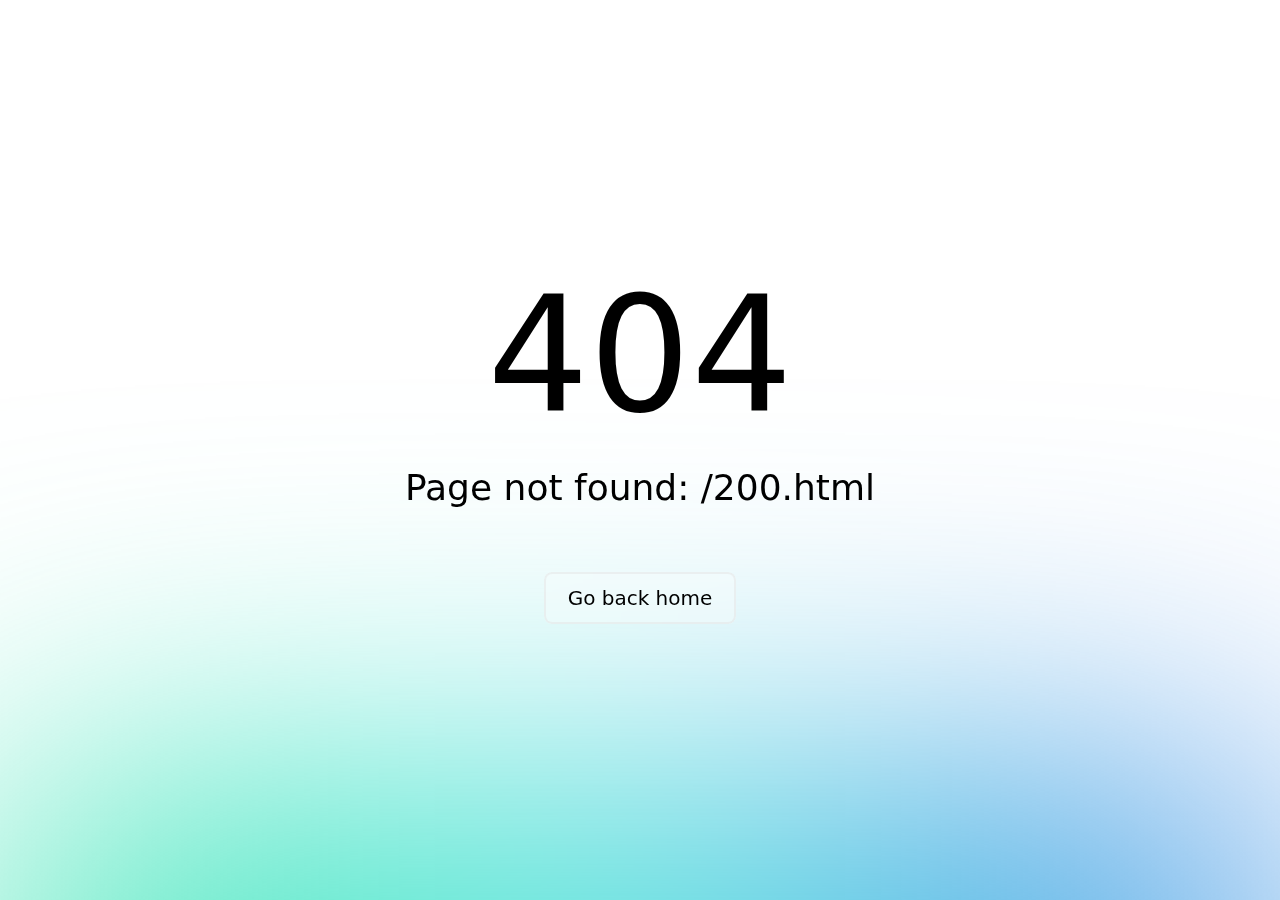
<file: 200.html>
<!DOCTYPE html>
<html >
<head><meta charset="utf-8">
<meta name="viewport" content="width=device-width, initial-scale=1">
<link rel="preconnect" href="https://fonts.gstatic.com/" crossorigin="anonymous" data-hid="23dc7e4">
<link rel="preconnect" href="https://fonts.googleapis.com/" data-hid="50e9084">
<link rel="dns-prefetch" href="https://fonts.gstatic.com/" data-hid="7475ad2">
<script data-hid="60bf5ec">(function(){
        var h=document.querySelector("head");
        var m=h.querySelector('meta[name="head:count"]');
        if(m){m.setAttribute('content',Number(m.getAttribute('content'))+1);}
        else{m=document.createElement('meta');m.setAttribute('name','head:count');m.setAttribute('content','1');h.append(m);}
        var l=document.createElement('link');l.rel='stylesheet';l.href='https://fonts.googleapis.com/css2?family=Lexend:wght@300;500&display=swap';h.appendChild(l);
      })();</script>
<style>/*! tailwindcss v3.3.6 | MIT License | https://tailwindcss.com*/*,:after,:before{border:0 solid #e5e7eb;box-sizing:border-box}:after,:before{--tw-content:""}html{-webkit-text-size-adjust:100%;font-feature-settings:normal;font-family:ui-sans-serif,system-ui,-apple-system,BlinkMacSystemFont,Segoe UI,Roboto,Helvetica Neue,Arial,Noto Sans,sans-serif,Apple Color Emoji,Segoe UI Emoji,Segoe UI Symbol,Noto Color Emoji;font-variation-settings:normal;line-height:1.5;-moz-tab-size:4;-o-tab-size:4;tab-size:4}body{line-height:inherit;margin:0}hr{border-top-width:1px;color:inherit;height:0}abbr:where([title]){-webkit-text-decoration:underline dotted;text-decoration:underline dotted}h1,h2,h3,h4,h5,h6{font-size:inherit;font-weight:inherit}a{color:inherit;text-decoration:inherit}b,strong{font-weight:bolder}code,kbd,pre,samp{font-feature-settings:normal;font-family:ui-monospace,SFMono-Regular,Menlo,Monaco,Consolas,Liberation Mono,Courier New,monospace;font-size:1em;font-variation-settings:normal}small{font-size:80%}sub,sup{font-size:75%;line-height:0;position:relative;vertical-align:baseline}sub{bottom:-.25em}sup{top:-.5em}table{border-collapse:collapse;border-color:inherit;text-indent:0}button,input,optgroup,select,textarea{font-feature-settings:inherit;color:inherit;font-family:inherit;font-size:100%;font-variation-settings:inherit;font-weight:inherit;line-height:inherit;margin:0;padding:0}button,select{text-transform:none}[type=button],[type=reset],[type=submit],button{-webkit-appearance:button;background-color:transparent;background-image:none}:-moz-focusring{outline:auto}:-moz-ui-invalid{box-shadow:none}progress{vertical-align:baseline}::-webkit-inner-spin-button,::-webkit-outer-spin-button{height:auto}[type=search]{-webkit-appearance:textfield;outline-offset:-2px}::-webkit-search-decoration{-webkit-appearance:none}::-webkit-file-upload-button{-webkit-appearance:button;font:inherit}summary{display:list-item}blockquote,dd,dl,figure,h1,h2,h3,h4,h5,h6,hr,p,pre{margin:0}fieldset{margin:0}fieldset,legend{padding:0}menu,ol,ul{list-style:none;margin:0;padding:0}dialog{padding:0}textarea{resize:vertical}input::-moz-placeholder,textarea::-moz-placeholder{color:#9ca3af;opacity:1}input::placeholder,textarea::placeholder{color:#9ca3af;opacity:1}[role=button],button{cursor:pointer}:disabled{cursor:default}audio,canvas,embed,iframe,img,object,svg,video{display:block;vertical-align:middle}img,video{height:auto;max-width:100%}[hidden]{display:none}@media print{html{font-size:12px}}@page{margin:1in}*,:after,:before{--tw-border-spacing-x:0;--tw-border-spacing-y:0;--tw-translate-x:0;--tw-translate-y:0;--tw-rotate:0;--tw-skew-x:0;--tw-skew-y:0;--tw-scale-x:1;--tw-scale-y:1;--tw-pan-x: ;--tw-pan-y: ;--tw-pinch-zoom: ;--tw-scroll-snap-strictness:proximity;--tw-gradient-from-position: ;--tw-gradient-via-position: ;--tw-gradient-to-position: ;--tw-ordinal: ;--tw-slashed-zero: ;--tw-numeric-figure: ;--tw-numeric-spacing: ;--tw-numeric-fraction: ;--tw-ring-inset: ;--tw-ring-offset-width:0px;--tw-ring-offset-color:#fff;--tw-ring-color:rgba(59,130,246,.5);--tw-ring-offset-shadow:0 0 #0000;--tw-ring-shadow:0 0 #0000;--tw-shadow:0 0 #0000;--tw-shadow-colored:0 0 #0000;--tw-blur: ;--tw-brightness: ;--tw-contrast: ;--tw-grayscale: ;--tw-hue-rotate: ;--tw-invert: ;--tw-saturate: ;--tw-sepia: ;--tw-drop-shadow: ;--tw-backdrop-blur: ;--tw-backdrop-brightness: ;--tw-backdrop-contrast: ;--tw-backdrop-grayscale: ;--tw-backdrop-hue-rotate: ;--tw-backdrop-invert: ;--tw-backdrop-opacity: ;--tw-backdrop-saturate: ;--tw-backdrop-sepia: }::backdrop{--tw-border-spacing-x:0;--tw-border-spacing-y:0;--tw-translate-x:0;--tw-translate-y:0;--tw-rotate:0;--tw-skew-x:0;--tw-skew-y:0;--tw-scale-x:1;--tw-scale-y:1;--tw-pan-x: ;--tw-pan-y: ;--tw-pinch-zoom: ;--tw-scroll-snap-strictness:proximity;--tw-gradient-from-position: ;--tw-gradient-via-position: ;--tw-gradient-to-position: ;--tw-ordinal: ;--tw-slashed-zero: ;--tw-numeric-figure: ;--tw-numeric-spacing: ;--tw-numeric-fraction: ;--tw-ring-inset: ;--tw-ring-offset-width:0px;--tw-ring-offset-color:#fff;--tw-ring-color:rgba(59,130,246,.5);--tw-ring-offset-shadow:0 0 #0000;--tw-ring-shadow:0 0 #0000;--tw-shadow:0 0 #0000;--tw-shadow-colored:0 0 #0000;--tw-blur: ;--tw-brightness: ;--tw-contrast: ;--tw-grayscale: ;--tw-hue-rotate: ;--tw-invert: ;--tw-saturate: ;--tw-sepia: ;--tw-drop-shadow: ;--tw-backdrop-blur: ;--tw-backdrop-brightness: ;--tw-backdrop-contrast: ;--tw-backdrop-grayscale: ;--tw-backdrop-hue-rotate: ;--tw-backdrop-invert: ;--tw-backdrop-opacity: ;--tw-backdrop-saturate: ;--tw-backdrop-sepia: }.prose{color:var(--tw-prose-body);max-width:65ch}.prose :where(p):not(:where([class~=not-prose],[class~=not-prose] *)){margin-bottom:1.25em;margin-top:1.25em}.prose :where([class~=lead]):not(:where([class~=not-prose],[class~=not-prose] *)){color:var(--tw-prose-lead);font-size:1.25em;line-height:1.6;margin-bottom:1.2em;margin-top:1.2em}.prose :where(a):not(:where([class~=not-prose],[class~=not-prose] *)){color:var(--tw-prose-links);font-weight:500;text-decoration:underline}.prose :where(strong):not(:where([class~=not-prose],[class~=not-prose] *)){color:var(--tw-prose-bold);font-weight:600}.prose :where(a strong):not(:where([class~=not-prose],[class~=not-prose] *)){color:inherit}.prose :where(blockquote strong):not(:where([class~=not-prose],[class~=not-prose] *)){color:inherit}.prose :where(thead th strong):not(:where([class~=not-prose],[class~=not-prose] *)){color:inherit}.prose :where(ol):not(:where([class~=not-prose],[class~=not-prose] *)){list-style-type:decimal;margin-bottom:1.25em;margin-top:1.25em;padding-left:1.625em}.prose :where(ol[type=A]):not(:where([class~=not-prose],[class~=not-prose] *)){list-style-type:upper-alpha}.prose :where(ol[type=a]):not(:where([class~=not-prose],[class~=not-prose] *)){list-style-type:lower-alpha}.prose :where(ol[type=A s]):not(:where([class~=not-prose],[class~=not-prose] *)){list-style-type:upper-alpha}.prose :where(ol[type=a s]):not(:where([class~=not-prose],[class~=not-prose] *)){list-style-type:lower-alpha}.prose :where(ol[type=I]):not(:where([class~=not-prose],[class~=not-prose] *)){list-style-type:upper-roman}.prose :where(ol[type=i]):not(:where([class~=not-prose],[class~=not-prose] *)){list-style-type:lower-roman}.prose :where(ol[type=I s]):not(:where([class~=not-prose],[class~=not-prose] *)){list-style-type:upper-roman}.prose :where(ol[type=i s]):not(:where([class~=not-prose],[class~=not-prose] *)){list-style-type:lower-roman}.prose :where(ol[type="1"]):not(:where([class~=not-prose],[class~=not-prose] *)){list-style-type:decimal}.prose :where(ul):not(:where([class~=not-prose],[class~=not-prose] *)){list-style-type:disc;margin-bottom:1.25em;margin-top:1.25em;padding-left:1.625em}.prose :where(ol>li):not(:where([class~=not-prose],[class~=not-prose] *))::marker{color:var(--tw-prose-counters);font-weight:400}.prose :where(ul>li):not(:where([class~=not-prose],[class~=not-prose] *))::marker{color:var(--tw-prose-bullets)}.prose :where(dt):not(:where([class~=not-prose],[class~=not-prose] *)){color:var(--tw-prose-headings);font-weight:600;margin-top:1.25em}.prose :where(hr):not(:where([class~=not-prose],[class~=not-prose] *)){border-color:var(--tw-prose-hr);border-top-width:1px;margin-bottom:3em;margin-top:3em}.prose :where(blockquote):not(:where([class~=not-prose],[class~=not-prose] *)){border-left-color:var(--tw-prose-quote-borders);border-left-width:.25rem;color:var(--tw-prose-quotes);font-style:italic;font-weight:500;margin-bottom:1.6em;margin-top:1.6em;padding-left:1em;quotes:"\201C""\201D""\2018""\2019"}.prose :where(blockquote p:first-of-type):not(:where([class~=not-prose],[class~=not-prose] *)):before{content:open-quote}.prose :where(blockquote p:last-of-type):not(:where([class~=not-prose],[class~=not-prose] *)):after{content:close-quote}.prose :where(h1):not(:where([class~=not-prose],[class~=not-prose] *)){color:var(--tw-prose-headings);font-size:2.25em;font-weight:800;line-height:1.1111111;margin-bottom:.8888889em;margin-top:0}.prose :where(h1 strong):not(:where([class~=not-prose],[class~=not-prose] *)){color:inherit;font-weight:900}.prose :where(h2):not(:where([class~=not-prose],[class~=not-prose] *)){color:var(--tw-prose-headings);font-size:1.5em;font-weight:700;line-height:1.3333333;margin-bottom:1em;margin-top:2em}.prose :where(h2 strong):not(:where([class~=not-prose],[class~=not-prose] *)){color:inherit;font-weight:800}.prose :where(h3):not(:where([class~=not-prose],[class~=not-prose] *)){color:var(--tw-prose-headings);font-size:1.25em;font-weight:600;line-height:1.6;margin-bottom:.6em;margin-top:1.6em}.prose :where(h3 strong):not(:where([class~=not-prose],[class~=not-prose] *)){color:inherit;font-weight:700}.prose :where(h4):not(:where([class~=not-prose],[class~=not-prose] *)){color:var(--tw-prose-headings);font-weight:600;line-height:1.5;margin-bottom:.5em;margin-top:1.5em}.prose :where(h4 strong):not(:where([class~=not-prose],[class~=not-prose] *)){color:inherit;font-weight:700}.prose :where(img):not(:where([class~=not-prose],[class~=not-prose] *)){margin-bottom:2em;margin-top:2em}.prose :where(picture):not(:where([class~=not-prose],[class~=not-prose] *)){display:block;margin-bottom:2em;margin-top:2em}.prose :where(kbd):not(:where([class~=not-prose],[class~=not-prose] *)){border-radius:.3125rem;box-shadow:0 0 0 1px rgb(var(--tw-prose-kbd-shadows)/10%),0 3px 0 rgb(var(--tw-prose-kbd-shadows)/10%);color:var(--tw-prose-kbd);font-family:inherit;font-size:.875em;font-weight:500;padding:.1875em .375em}.prose :where(code):not(:where([class~=not-prose],[class~=not-prose] *)){color:var(--tw-prose-code);font-size:.875em;font-weight:600}.prose :where(code):not(:where([class~=not-prose],[class~=not-prose] *)):before{content:"`"}.prose :where(code):not(:where([class~=not-prose],[class~=not-prose] *)):after{content:"`"}.prose :where(a code):not(:where([class~=not-prose],[class~=not-prose] *)){color:inherit}.prose :where(h1 code):not(:where([class~=not-prose],[class~=not-prose] *)){color:inherit}.prose :where(h2 code):not(:where([class~=not-prose],[class~=not-prose] *)){color:inherit;font-size:.875em}.prose :where(h3 code):not(:where([class~=not-prose],[class~=not-prose] *)){color:inherit;font-size:.9em}.prose :where(h4 code):not(:where([class~=not-prose],[class~=not-prose] *)){color:inherit}.prose :where(blockquote code):not(:where([class~=not-prose],[class~=not-prose] *)){color:inherit}.prose :where(thead th code):not(:where([class~=not-prose],[class~=not-prose] *)){color:inherit}.prose :where(pre):not(:where([class~=not-prose],[class~=not-prose] *)){background-color:var(--tw-prose-pre-bg);border-radius:.375rem;color:var(--tw-prose-pre-code);font-size:.875em;font-weight:400;line-height:1.7142857;margin-bottom:1.7142857em;margin-top:1.7142857em;overflow-x:auto;padding:.8571429em 1.1428571em}.prose :where(pre code):not(:where([class~=not-prose],[class~=not-prose] *)){background-color:transparent;border-radius:0;border-width:0;color:inherit;font-family:inherit;font-size:inherit;font-weight:inherit;line-height:inherit;padding:0}.prose :where(pre code):not(:where([class~=not-prose],[class~=not-prose] *)):before{content:none}.prose :where(pre code):not(:where([class~=not-prose],[class~=not-prose] *)):after{content:none}.prose :where(table):not(:where([class~=not-prose],[class~=not-prose] *)){font-size:.875em;line-height:1.7142857;margin-bottom:2em;margin-top:2em;table-layout:auto;text-align:left;width:100%}.prose :where(thead):not(:where([class~=not-prose],[class~=not-prose] *)){border-bottom-color:var(--tw-prose-th-borders);border-bottom-width:1px}.prose :where(thead th):not(:where([class~=not-prose],[class~=not-prose] *)){color:var(--tw-prose-headings);font-weight:600;padding-bottom:.5714286em;padding-left:.5714286em;padding-right:.5714286em;vertical-align:bottom}.prose :where(tbody tr):not(:where([class~=not-prose],[class~=not-prose] *)){border-bottom-color:var(--tw-prose-td-borders);border-bottom-width:1px}.prose :where(tbody tr:last-child):not(:where([class~=not-prose],[class~=not-prose] *)){border-bottom-width:0}.prose :where(tbody td):not(:where([class~=not-prose],[class~=not-prose] *)){vertical-align:baseline}.prose :where(tfoot):not(:where([class~=not-prose],[class~=not-prose] *)){border-top-color:var(--tw-prose-th-borders);border-top-width:1px}.prose :where(tfoot td):not(:where([class~=not-prose],[class~=not-prose] *)){vertical-align:top}.prose :where(figure>*):not(:where([class~=not-prose],[class~=not-prose] *)){margin-bottom:0;margin-top:0}.prose :where(figcaption):not(:where([class~=not-prose],[class~=not-prose] *)){color:var(--tw-prose-captions);font-size:.875em;line-height:1.4285714;margin-top:.8571429em}.prose{--tw-prose-body:#374151;--tw-prose-headings:#111827;--tw-prose-lead:#4b5563;--tw-prose-links:#111827;--tw-prose-bold:#111827;--tw-prose-counters:#6b7280;--tw-prose-bullets:#d1d5db;--tw-prose-hr:#e5e7eb;--tw-prose-quotes:#111827;--tw-prose-quote-borders:#e5e7eb;--tw-prose-captions:#6b7280;--tw-prose-kbd:#111827;--tw-prose-kbd-shadows:17 24 39;--tw-prose-code:#111827;--tw-prose-pre-code:#e5e7eb;--tw-prose-pre-bg:#1f2937;--tw-prose-th-borders:#d1d5db;--tw-prose-td-borders:#e5e7eb;--tw-prose-invert-body:#d1d5db;--tw-prose-invert-headings:#fff;--tw-prose-invert-lead:#9ca3af;--tw-prose-invert-links:#fff;--tw-prose-invert-bold:#fff;--tw-prose-invert-counters:#9ca3af;--tw-prose-invert-bullets:#4b5563;--tw-prose-invert-hr:#374151;--tw-prose-invert-quotes:#f3f4f6;--tw-prose-invert-quote-borders:#374151;--tw-prose-invert-captions:#9ca3af;--tw-prose-invert-kbd:#fff;--tw-prose-invert-kbd-shadows:255 255 255;--tw-prose-invert-code:#fff;--tw-prose-invert-pre-code:#d1d5db;--tw-prose-invert-pre-bg:rgba(0,0,0,.5);--tw-prose-invert-th-borders:#4b5563;--tw-prose-invert-td-borders:#374151;font-size:1rem;line-height:1.75}.prose :where(picture>img):not(:where([class~=not-prose],[class~=not-prose] *)){margin-bottom:0;margin-top:0}.prose :where(video):not(:where([class~=not-prose],[class~=not-prose] *)){margin-bottom:2em;margin-top:2em}.prose :where(li):not(:where([class~=not-prose],[class~=not-prose] *)){margin-bottom:.5em;margin-top:.5em}.prose :where(ol>li):not(:where([class~=not-prose],[class~=not-prose] *)){padding-left:.375em}.prose :where(ul>li):not(:where([class~=not-prose],[class~=not-prose] *)){padding-left:.375em}.prose :where(.prose>ul>li p):not(:where([class~=not-prose],[class~=not-prose] *)){margin-bottom:.75em;margin-top:.75em}.prose :where(.prose>ul>li>:first-child):not(:where([class~=not-prose],[class~=not-prose] *)){margin-top:1.25em}.prose :where(.prose>ul>li>:last-child):not(:where([class~=not-prose],[class~=not-prose] *)){margin-bottom:1.25em}.prose :where(.prose>ol>li>:first-child):not(:where([class~=not-prose],[class~=not-prose] *)){margin-top:1.25em}.prose :where(.prose>ol>li>:last-child):not(:where([class~=not-prose],[class~=not-prose] *)){margin-bottom:1.25em}.prose :where(ul ul,ul ol,ol ul,ol ol):not(:where([class~=not-prose],[class~=not-prose] *)){margin-bottom:.75em;margin-top:.75em}.prose :where(dl):not(:where([class~=not-prose],[class~=not-prose] *)){margin-bottom:1.25em;margin-top:1.25em}.prose :where(dd):not(:where([class~=not-prose],[class~=not-prose] *)){margin-top:.5em;padding-left:1.625em}.prose :where(hr+*):not(:where([class~=not-prose],[class~=not-prose] *)){margin-top:0}.prose :where(h2+*):not(:where([class~=not-prose],[class~=not-prose] *)){margin-top:0}.prose :where(h3+*):not(:where([class~=not-prose],[class~=not-prose] *)){margin-top:0}.prose :where(h4+*):not(:where([class~=not-prose],[class~=not-prose] *)){margin-top:0}.prose :where(thead th:first-child):not(:where([class~=not-prose],[class~=not-prose] *)){padding-left:0}.prose :where(thead th:last-child):not(:where([class~=not-prose],[class~=not-prose] *)){padding-right:0}.prose :where(tbody td,tfoot td):not(:where([class~=not-prose],[class~=not-prose] *)){padding:.5714286em}.prose :where(tbody td:first-child,tfoot td:first-child):not(:where([class~=not-prose],[class~=not-prose] *)){padding-left:0}.prose :where(tbody td:last-child,tfoot td:last-child):not(:where([class~=not-prose],[class~=not-prose] *)){padding-right:0}.prose :where(figure):not(:where([class~=not-prose],[class~=not-prose] *)){margin-bottom:2em;margin-top:2em}.prose :where(.prose>:first-child):not(:where([class~=not-prose],[class~=not-prose] *)){margin-top:0}.prose :where(.prose>:last-child):not(:where([class~=not-prose],[class~=not-prose] *)){margin-bottom:0}.prose-sm{font-size:.875rem;line-height:1.7142857}.prose-sm :where(p):not(:where([class~=not-prose],[class~=not-prose] *)){margin-bottom:1.1428571em;margin-top:1.1428571em}.prose-sm :where([class~=lead]):not(:where([class~=not-prose],[class~=not-prose] *)){font-size:1.2857143em;line-height:1.5555556;margin-bottom:.8888889em;margin-top:.8888889em}.prose-sm :where(blockquote):not(:where([class~=not-prose],[class~=not-prose] *)){margin-bottom:1.3333333em;margin-top:1.3333333em;padding-left:1.1111111em}.prose-sm :where(h1):not(:where([class~=not-prose],[class~=not-prose] *)){font-size:2.1428571em;line-height:1.2;margin-bottom:.8em;margin-top:0}.prose-sm :where(h2):not(:where([class~=not-prose],[class~=not-prose] *)){font-size:1.4285714em;line-height:1.4;margin-bottom:.8em;margin-top:1.6em}.prose-sm :where(h3):not(:where([class~=not-prose],[class~=not-prose] *)){font-size:1.2857143em;line-height:1.5555556;margin-bottom:.4444444em;margin-top:1.5555556em}.prose-sm :where(h4):not(:where([class~=not-prose],[class~=not-prose] *)){line-height:1.4285714;margin-bottom:.5714286em;margin-top:1.4285714em}.prose-sm :where(img):not(:where([class~=not-prose],[class~=not-prose] *)){margin-bottom:1.7142857em;margin-top:1.7142857em}.prose-sm :where(picture):not(:where([class~=not-prose],[class~=not-prose] *)){margin-bottom:1.7142857em;margin-top:1.7142857em}.prose-sm :where(picture>img):not(:where([class~=not-prose],[class~=not-prose] *)){margin-bottom:0;margin-top:0}.prose-sm :where(video):not(:where([class~=not-prose],[class~=not-prose] *)){margin-bottom:1.7142857em;margin-top:1.7142857em}.prose-sm :where(kbd):not(:where([class~=not-prose],[class~=not-prose] *)){border-radius:.3125rem;font-size:.8571429em;padding:.1428571em .3571429em}.prose-sm :where(code):not(:where([class~=not-prose],[class~=not-prose] *)){font-size:.8571429em}.prose-sm :where(h2 code):not(:where([class~=not-prose],[class~=not-prose] *)){font-size:.9em}.prose-sm :where(h3 code):not(:where([class~=not-prose],[class~=not-prose] *)){font-size:.8888889em}.prose-sm :where(pre):not(:where([class~=not-prose],[class~=not-prose] *)){border-radius:.25rem;font-size:.8571429em;line-height:1.6666667;margin-bottom:1.6666667em;margin-top:1.6666667em;padding:.6666667em 1em}.prose-sm :where(ol):not(:where([class~=not-prose],[class~=not-prose] *)){margin-bottom:1.1428571em;margin-top:1.1428571em;padding-left:1.5714286em}.prose-sm :where(ul):not(:where([class~=not-prose],[class~=not-prose] *)){margin-bottom:1.1428571em;margin-top:1.1428571em;padding-left:1.5714286em}.prose-sm :where(li):not(:where([class~=not-prose],[class~=not-prose] *)){margin-bottom:.2857143em;margin-top:.2857143em}.prose-sm :where(ol>li):not(:where([class~=not-prose],[class~=not-prose] *)){padding-left:.4285714em}.prose-sm :where(ul>li):not(:where([class~=not-prose],[class~=not-prose] *)){padding-left:.4285714em}.prose-sm :where(.prose-sm>ul>li p):not(:where([class~=not-prose],[class~=not-prose] *)){margin-bottom:.5714286em;margin-top:.5714286em}.prose-sm :where(.prose-sm>ul>li>:first-child):not(:where([class~=not-prose],[class~=not-prose] *)){margin-top:1.1428571em}.prose-sm :where(.prose-sm>ul>li>:last-child):not(:where([class~=not-prose],[class~=not-prose] *)){margin-bottom:1.1428571em}.prose-sm :where(.prose-sm>ol>li>:first-child):not(:where([class~=not-prose],[class~=not-prose] *)){margin-top:1.1428571em}.prose-sm :where(.prose-sm>ol>li>:last-child):not(:where([class~=not-prose],[class~=not-prose] *)){margin-bottom:1.1428571em}.prose-sm :where(ul ul,ul ol,ol ul,ol ol):not(:where([class~=not-prose],[class~=not-prose] *)){margin-bottom:.5714286em;margin-top:.5714286em}.prose-sm :where(dl):not(:where([class~=not-prose],[class~=not-prose] *)){margin-bottom:1.1428571em;margin-top:1.1428571em}.prose-sm :where(dt):not(:where([class~=not-prose],[class~=not-prose] *)){margin-top:1.1428571em}.prose-sm :where(dd):not(:where([class~=not-prose],[class~=not-prose] *)){margin-top:.2857143em;padding-left:1.5714286em}.prose-sm :where(hr):not(:where([class~=not-prose],[class~=not-prose] *)){margin-bottom:2.8571429em;margin-top:2.8571429em}.prose-sm :where(hr+*):not(:where([class~=not-prose],[class~=not-prose] *)){margin-top:0}.prose-sm :where(h2+*):not(:where([class~=not-prose],[class~=not-prose] *)){margin-top:0}.prose-sm :where(h3+*):not(:where([class~=not-prose],[class~=not-prose] *)){margin-top:0}.prose-sm :where(h4+*):not(:where([class~=not-prose],[class~=not-prose] *)){margin-top:0}.prose-sm :where(table):not(:where([class~=not-prose],[class~=not-prose] *)){font-size:.8571429em;line-height:1.5}.prose-sm :where(thead th):not(:where([class~=not-prose],[class~=not-prose] *)){padding-bottom:.6666667em;padding-left:1em;padding-right:1em}.prose-sm :where(thead th:first-child):not(:where([class~=not-prose],[class~=not-prose] *)){padding-left:0}.prose-sm :where(thead th:last-child):not(:where([class~=not-prose],[class~=not-prose] *)){padding-right:0}.prose-sm :where(tbody td,tfoot td):not(:where([class~=not-prose],[class~=not-prose] *)){padding:.6666667em 1em}.prose-sm :where(tbody td:first-child,tfoot td:first-child):not(:where([class~=not-prose],[class~=not-prose] *)){padding-left:0}.prose-sm :where(tbody td:last-child,tfoot td:last-child):not(:where([class~=not-prose],[class~=not-prose] *)){padding-right:0}.prose-sm :where(figure):not(:where([class~=not-prose],[class~=not-prose] *)){margin-bottom:1.7142857em;margin-top:1.7142857em}.prose-sm :where(figure>*):not(:where([class~=not-prose],[class~=not-prose] *)){margin-bottom:0;margin-top:0}.prose-sm :where(figcaption):not(:where([class~=not-prose],[class~=not-prose] *)){font-size:.8571429em;line-height:1.3333333;margin-top:.6666667em}.prose-sm :where(.prose-sm>:first-child):not(:where([class~=not-prose],[class~=not-prose] *)){margin-top:0}.prose-sm :where(.prose-sm>:last-child):not(:where([class~=not-prose],[class~=not-prose] *)){margin-bottom:0}.prose-slate{--tw-prose-body:#334155;--tw-prose-headings:#0f172a;--tw-prose-lead:#475569;--tw-prose-links:#0f172a;--tw-prose-bold:#0f172a;--tw-prose-counters:#64748b;--tw-prose-bullets:#cbd5e1;--tw-prose-hr:#e2e8f0;--tw-prose-quotes:#0f172a;--tw-prose-quote-borders:#e2e8f0;--tw-prose-captions:#64748b;--tw-prose-kbd:#0f172a;--tw-prose-kbd-shadows:15 23 42;--tw-prose-code:#0f172a;--tw-prose-pre-code:#e2e8f0;--tw-prose-pre-bg:#1e293b;--tw-prose-th-borders:#cbd5e1;--tw-prose-td-borders:#e2e8f0;--tw-prose-invert-body:#cbd5e1;--tw-prose-invert-headings:#fff;--tw-prose-invert-lead:#94a3b8;--tw-prose-invert-links:#fff;--tw-prose-invert-bold:#fff;--tw-prose-invert-counters:#94a3b8;--tw-prose-invert-bullets:#475569;--tw-prose-invert-hr:#334155;--tw-prose-invert-quotes:#f1f5f9;--tw-prose-invert-quote-borders:#334155;--tw-prose-invert-captions:#94a3b8;--tw-prose-invert-kbd:#fff;--tw-prose-invert-kbd-shadows:255 255 255;--tw-prose-invert-code:#fff;--tw-prose-invert-pre-code:#cbd5e1;--tw-prose-invert-pre-bg:rgba(0,0,0,.5);--tw-prose-invert-th-borders:#475569;--tw-prose-invert-td-borders:#334155}.mx-auto{margin-left:auto;margin-right:auto}.my-0{margin-bottom:0;margin-top:0}.mb-1{margin-bottom:.25rem}.mb-10{margin-bottom:2.5rem}.mb-2{margin-bottom:.5rem}.mb-4{margin-bottom:1rem}.mb-6{margin-bottom:1.5rem}.mb-8{margin-bottom:2rem}.ml-2{margin-left:.5rem}.ml-4{margin-left:1rem}.mr-1{margin-right:.25rem}.mr-10{margin-right:2.5rem}.mr-2{margin-right:.5rem}.mt-1{margin-top:.25rem}.mt-2{margin-top:.5rem}.mt-4{margin-top:1rem}.block{display:block}.flex{display:flex}.h-auto{height:auto}.h-screen{height:100vh}.max-w-2xl{max-width:42rem}.flex-auto{flex:1 1 auto}.flex-grow,.grow{flex-grow:1}.origin-top{transform-origin:top}.transform{transform:translate(var(--tw-translate-x),var(--tw-translate-y)) rotate(var(--tw-rotate)) skewX(var(--tw-skew-x)) skewY(var(--tw-skew-y)) scaleX(var(--tw-scale-x)) scaleY(var(--tw-scale-y))}.list-outside{list-style-position:outside}.list-square{list-style-type:square}.columns-2{-moz-columns:2;column-count:2}.break-inside-avoid-page{break-inside:avoid-page}.break-inside-avoid-column{-moz-column-break-inside:avoid;break-inside:avoid-column}.flex-col{flex-direction:column}.flex-wrap{flex-wrap:wrap}.items-center{align-items:center}.items-baseline{align-items:baseline}.justify-center{justify-content:center}.gap-10{gap:2.5rem}.space-y-2>:not([hidden])~:not([hidden]){--tw-space-y-reverse:0;margin-bottom:0;margin-bottom:calc(.5rem*var(--tw-space-y-reverse));margin-top:.5rem;margin-top:calc(.5rem*(1 - var(--tw-space-y-reverse)))}.rounded{border-radius:.25rem}.border-b-4{border-bottom-width:4px}.border-amber-400{--tw-border-opacity:1;border-color:#fbbf24;border-color:rgb(251 191 36/var(--tw-border-opacity))}.border-amber-500{--tw-border-opacity:1;border-color:#f59e0b;border-color:rgb(245 158 11/var(--tw-border-opacity))}.bg-cyan-600{--tw-bg-opacity:1;background-color:#0891b2;background-color:rgb(8 145 178/var(--tw-bg-opacity))}.bg-gray-200{--tw-bg-opacity:1;background-color:#e5e7eb;background-color:rgb(229 231 235/var(--tw-bg-opacity))}.bg-stone-100{--tw-bg-opacity:1;background-color:#f5f5f4;background-color:rgb(245 245 244/var(--tw-bg-opacity))}.p-32{padding:8rem}.p-4{padding:1rem}.px-2{padding-left:.5rem;padding-right:.5rem}.py-1{padding-bottom:.25rem;padding-top:.25rem}.pb-6{padding-bottom:1.5rem}.pb-8{padding-bottom:2rem}.pt-2{padding-top:.5rem}.text-right{text-align:right}.text-justify{text-align:justify}.font-title{font-family:Lexend,sans}.text-3xl{font-size:1.875rem;line-height:2.25rem}.text-6xl{font-size:3.75rem;line-height:1}.text-lg{font-size:1.125rem;line-height:1.75rem}.text-sm{font-size:.875rem;line-height:1.25rem}.text-xl{font-size:1.25rem;line-height:1.75rem}.font-bold{font-weight:700}.font-extralight{font-weight:200}.font-light{font-weight:300}.font-medium{font-weight:500}.font-semibold{font-weight:600}.uppercase{text-transform:uppercase}.italic{font-style:italic}.leading-none{line-height:1}.text-amber-400{--tw-text-opacity:1;color:#fbbf24;color:rgb(251 191 36/var(--tw-text-opacity))}.text-cyan-100{--tw-text-opacity:1;color:#cffafe;color:rgb(207 250 254/var(--tw-text-opacity))}.text-cyan-200{--tw-text-opacity:1;color:#a5f3fc;color:rgb(165 243 252/var(--tw-text-opacity))}.text-gray-600{--tw-text-opacity:1;color:#4b5563;color:rgb(75 85 99/var(--tw-text-opacity))}.text-gray-700{--tw-text-opacity:1;color:#374151;color:rgb(55 65 81/var(--tw-text-opacity))}.text-slate-400{--tw-text-opacity:1;color:#94a3b8;color:rgb(148 163 184/var(--tw-text-opacity))}.text-slate-500{--tw-text-opacity:1;color:#64748b;color:rgb(100 116 139/var(--tw-text-opacity))}.text-slate-600{--tw-text-opacity:1;color:#475569;color:rgb(71 85 105/var(--tw-text-opacity))}.text-slate-700{--tw-text-opacity:1;color:#334155;color:rgb(51 65 85/var(--tw-text-opacity))}.text-yellow-400{--tw-text-opacity:1;color:#facc15;color:rgb(250 204 21/var(--tw-text-opacity))}.shadow-none{--tw-shadow:0 0 #0000;--tw-shadow-colored:0 0 #0000;box-shadow:0 0 #0000,0 0 #0000,0 0 #0000;box-shadow:var(--tw-ring-offset-shadow,0 0 #0000),var(--tw-ring-shadow,0 0 #0000),var(--tw-shadow)}.marker\:text-slate-400 ::marker{color:#94a3b8}.marker\:text-slate-400::marker{color:#94a3b8}.hover\:text-yellow-500:hover{--tw-text-opacity:1;color:#eab308;color:rgb(234 179 8/var(--tw-text-opacity))}.active\:text-yellow-600:active{--tw-text-opacity:1;color:#ca8a04;color:rgb(202 138 4/var(--tw-text-opacity))}@media screen{.screen\:mb-1{margin-bottom:.25rem}.screen\:mr-1{margin-right:.25rem}.screen\:bg-gray-200{--tw-bg-opacity:1;background-color:#e5e7eb;background-color:rgb(229 231 235/var(--tw-bg-opacity))}.screen\:px-2{padding-left:.5rem;padding-right:.5rem}.screen\:py-1{padding-bottom:.25rem;padding-top:.25rem}.screen\:text-amber-600{--tw-text-opacity:1;color:#d97706;color:rgb(217 119 6/var(--tw-text-opacity))}.screen\:text-slate-500{--tw-text-opacity:1;color:#64748b;color:rgb(100 116 139/var(--tw-text-opacity))}}@media (min-width:640px){.sm\:p-10{padding:2.5rem}}@media (min-width:768px){.md\:grid{display:grid}.md\:h-letter{height:85.94rem}.md\:max-w-letter{max-width:66.41rem}.md\:flex-auto{flex:1 1 auto}.md\:flex-shrink{flex-shrink:1}.md\:grid-cols-2{grid-template-columns:repeat(2,minmax(0,1fr))}.md\:flex-row{flex-direction:row}.md\:gap-16{gap:4rem}.md\:text-base{font-size:1rem;line-height:1.5rem}}@media (min-width:1024px){.lg\:text-9xl{font-size:8rem;line-height:1}}@media (min-width:8.5in){.paper\:my-10{margin-bottom:2.5rem;margin-top:2.5rem}.paper\:p-20{padding:5rem}.paper\:shadow-2xl{--tw-shadow:0 25px 50px -12px rgba(0,0,0,.25);--tw-shadow-colored:0 25px 50px -12px var(--tw-shadow-color);box-shadow:0 0 #0000,0 0 #0000,0 25px 50px -12px rgba(0,0,0,.25);box-shadow:var(--tw-ring-offset-shadow,0 0 #0000),var(--tw-ring-shadow,0 0 #0000),var(--tw-shadow)}}@media print{.print\:my-0{margin-bottom:0;margin-top:0}.print\:mb-6{margin-bottom:1.5rem}.print\:mr-1{margin-right:.25rem}.print\:grid{display:grid}.print\:hidden{display:none}.print\:max-w-letter{max-width:66.41rem}.print\:max-w-none{max-width:none}.print\:max-w-xl{max-width:36rem}.print\:grid-cols-2{grid-template-columns:repeat(2,minmax(0,1fr))}.print\:flex-row{flex-direction:row}.print\:gap-16{gap:4rem}.print\:bg-transparent{background-color:transparent}.print\:p-0{padding:0}.print\:text-base{font-size:1rem;line-height:1.5rem}.print\:shadow-none{--tw-shadow:0 0 #0000;--tw-shadow-colored:0 0 #0000;box-shadow:0 0 #0000,0 0 #0000,0 0 #0000;box-shadow:var(--tw-ring-offset-shadow,0 0 #0000),var(--tw-ring-shadow,0 0 #0000),var(--tw-shadow)}.print\:after\:content-\[\'\2c \'\]:after{--tw-content:",";content:",";content:var(--tw-content)}.print\:last-of-type\:after\:content-none:last-of-type:after{--tw-content:none;content:none;content:var(--tw-content)}}</style>
<link rel="modulepreload" as="script" crossorigin href="/_nuxt/entry.9c90cce8.js">
<link rel="prefetch" as="script" crossorigin href="/_nuxt/error-404.998ffbf7.js">
<link rel="prefetch" as="script" crossorigin href="/_nuxt/nuxt-link.ed2c2184.js">
<link rel="prefetch" as="script" crossorigin href="/_nuxt/vue.f36acd1f.dbfd13c7.js">
<link rel="prefetch" as="script" crossorigin href="/_nuxt/error-500.91a68d8e.js">
<script type="module" src="/_nuxt/entry.9c90cce8.js" crossorigin></script></head>
<body ><noscript><link rel="stylesheet" href="https://fonts.googleapis.com/css2?family=Lexend:wght@300;500&display=swap"></noscript><div id="__nuxt"></div><script type="application/json" id="__NUXT_DATA__" data-ssr="false">[{"_errors":1,"serverRendered":2,"data":3,"state":4},{},false,{},{}]</script>
<script>window.__NUXT__={};window.__NUXT__.config={public:{mdc:{components:{prose:true,map:{p:"prose-p",a:"prose-a",blockquote:"prose-blockquote","code-inline":"prose-code-inline",code:"ProseCodeInline",em:"prose-em",h1:"prose-h1",h2:"prose-h2",h3:"prose-h3",h4:"prose-h4",h5:"prose-h5",h6:"prose-h6",hr:"prose-hr",img:"prose-img",ul:"prose-ul",ol:"prose-ol",li:"prose-li",strong:"prose-strong",table:"prose-table",thead:"prose-thead",tbody:"prose-tbody",td:"prose-td",th:"prose-th",tr:"prose-tr"}},headings:{anchorLinks:{h1:false,h2:true,h3:true,h4:true,h5:false,h6:false}}},content:{locales:[],defaultLocale:"",integrity:1710298369744,experimental:{stripQueryParameters:false,advanceQuery:false,clientDB:false},respectPathCase:false,api:{baseURL:"/api/_content"},navigation:{fields:[]},tags:{p:"prose-p",a:"prose-a",blockquote:"prose-blockquote","code-inline":"prose-code-inline",code:"ProseCodeInline",em:"prose-em",h1:"prose-h1",h2:"prose-h2",h3:"prose-h3",h4:"prose-h4",h5:"prose-h5",h6:"prose-h6",hr:"prose-hr",img:"prose-img",ul:"prose-ul",ol:"prose-ol",li:"prose-li",strong:"prose-strong",table:"prose-table",thead:"prose-thead",tbody:"prose-tbody",td:"prose-td",th:"prose-th",tr:"prose-tr"},highlight:false,wsUrl:"",documentDriven:false,host:"",trailingSlash:false,search:"",contentHead:true,anchorLinks:{depth:4,exclude:[1]}}},app:{baseURL:"/",buildAssetsDir:"/_nuxt/",cdnURL:""}}</script></body>
</html>
</file>
